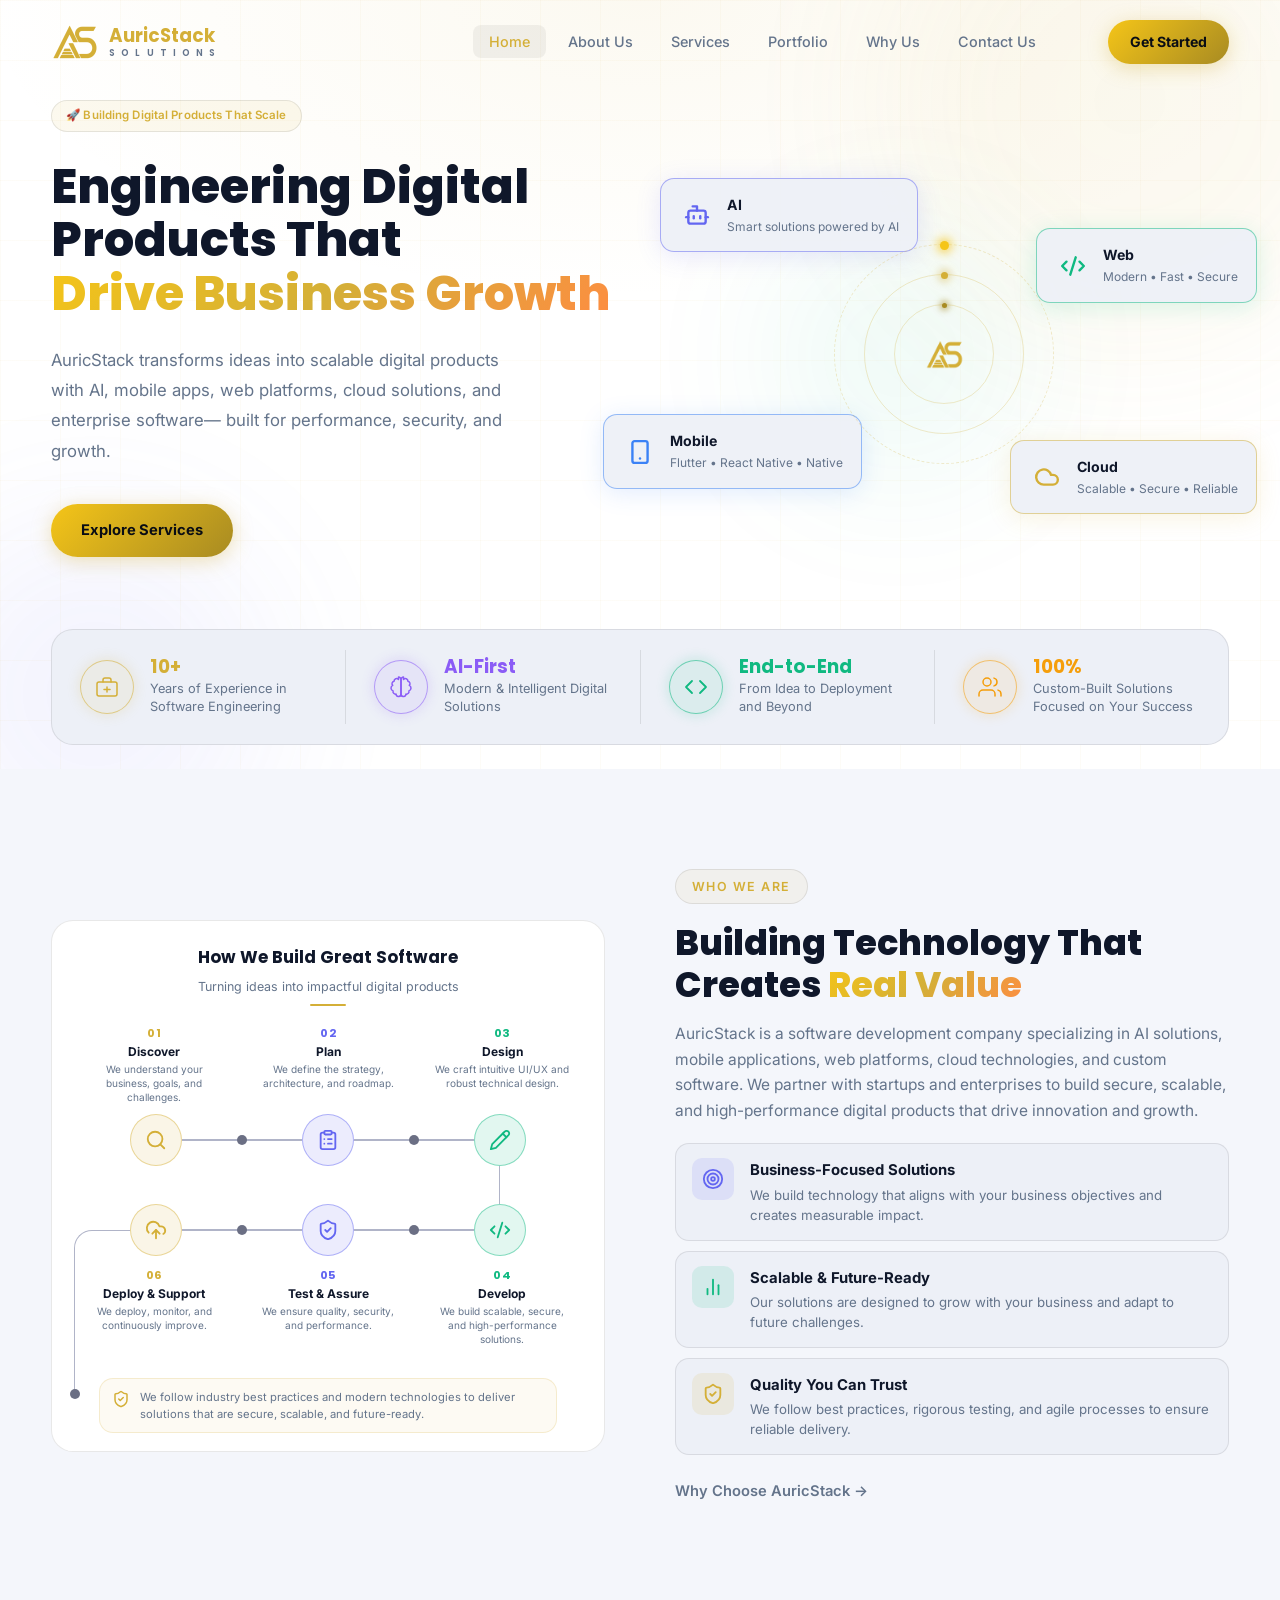
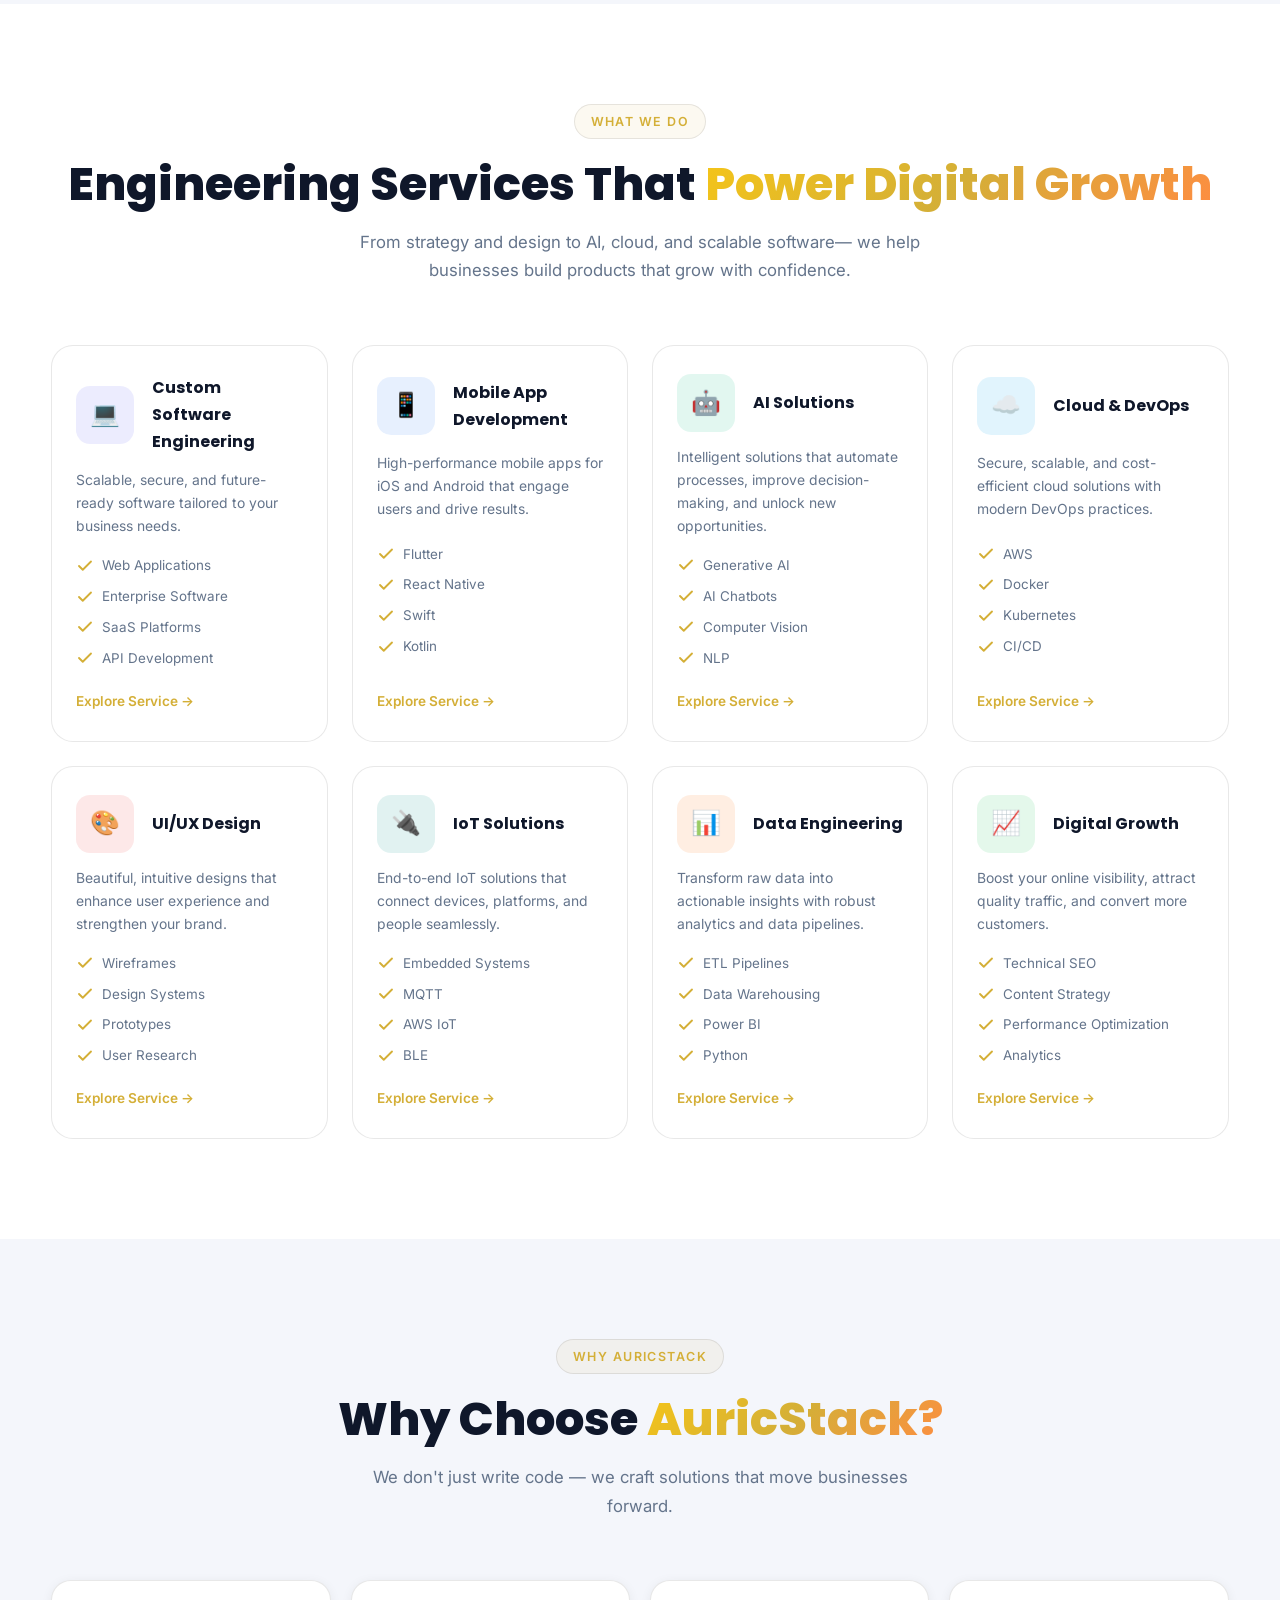
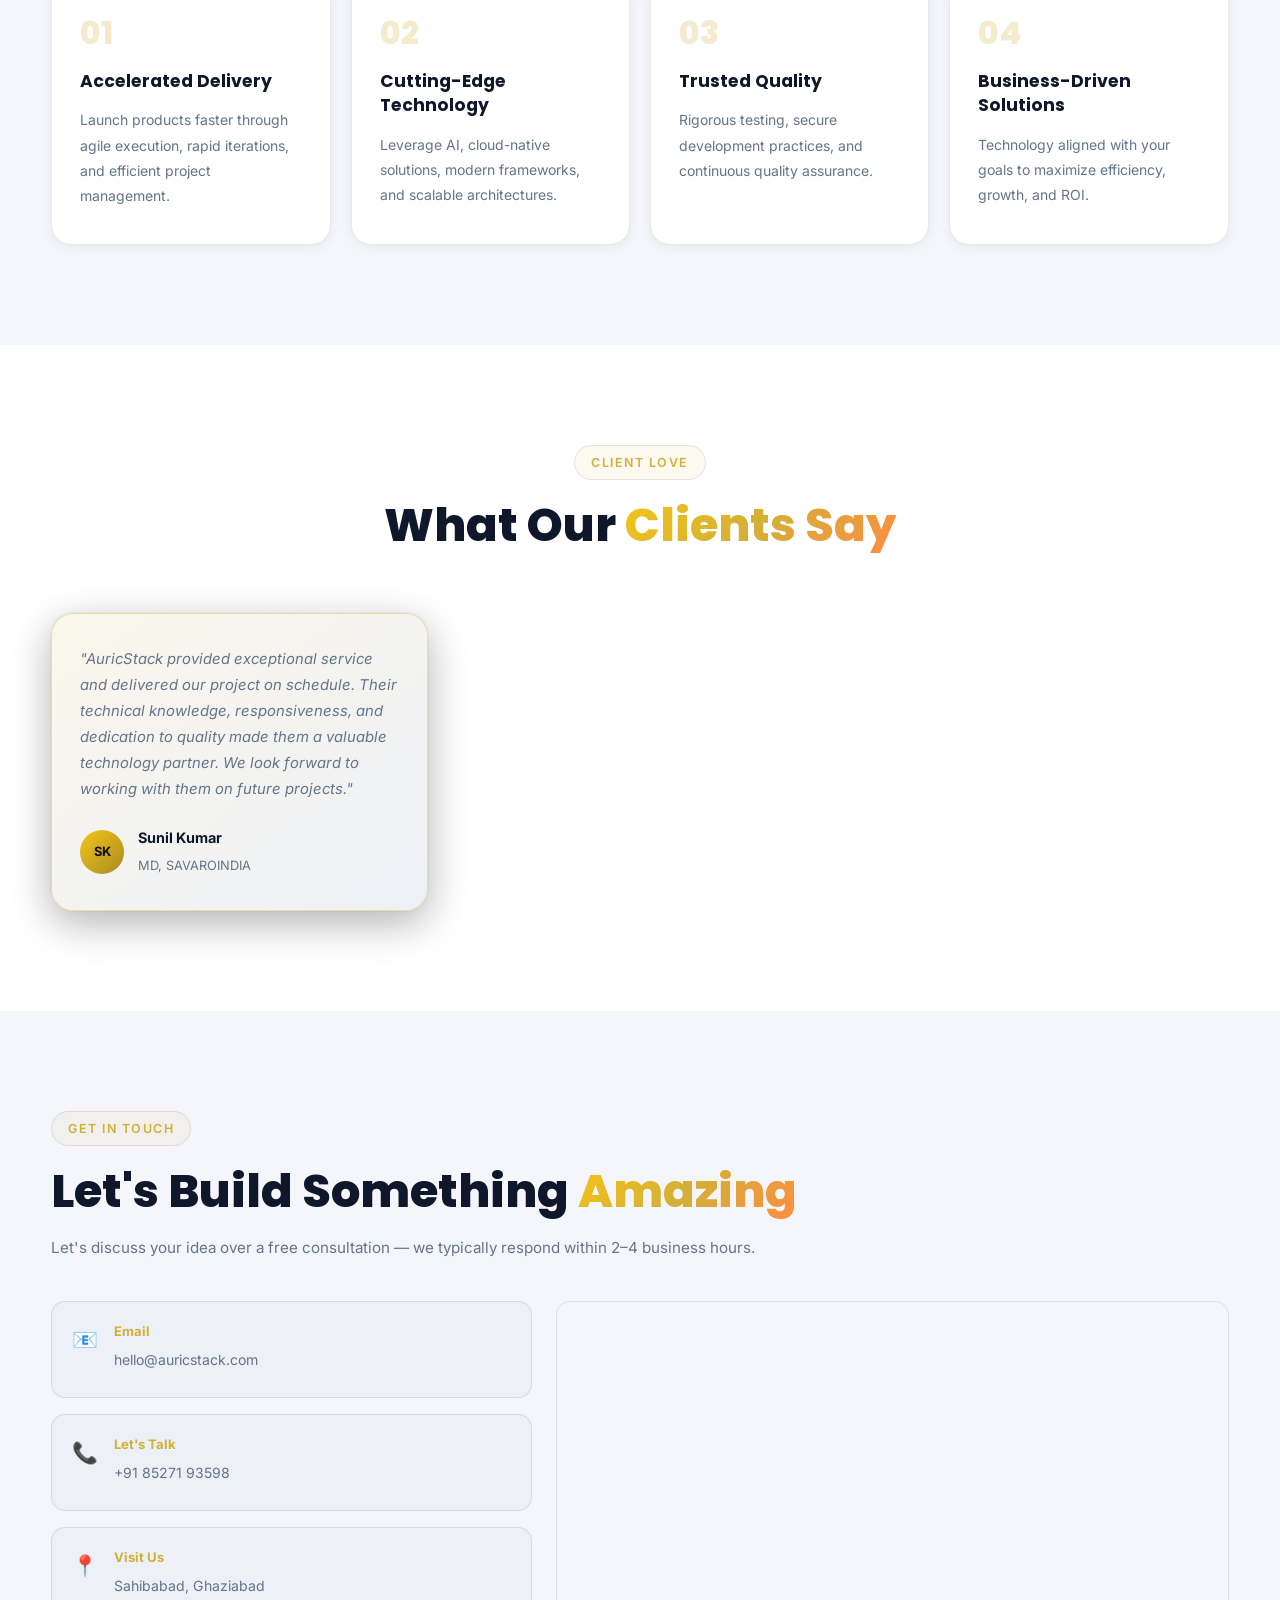
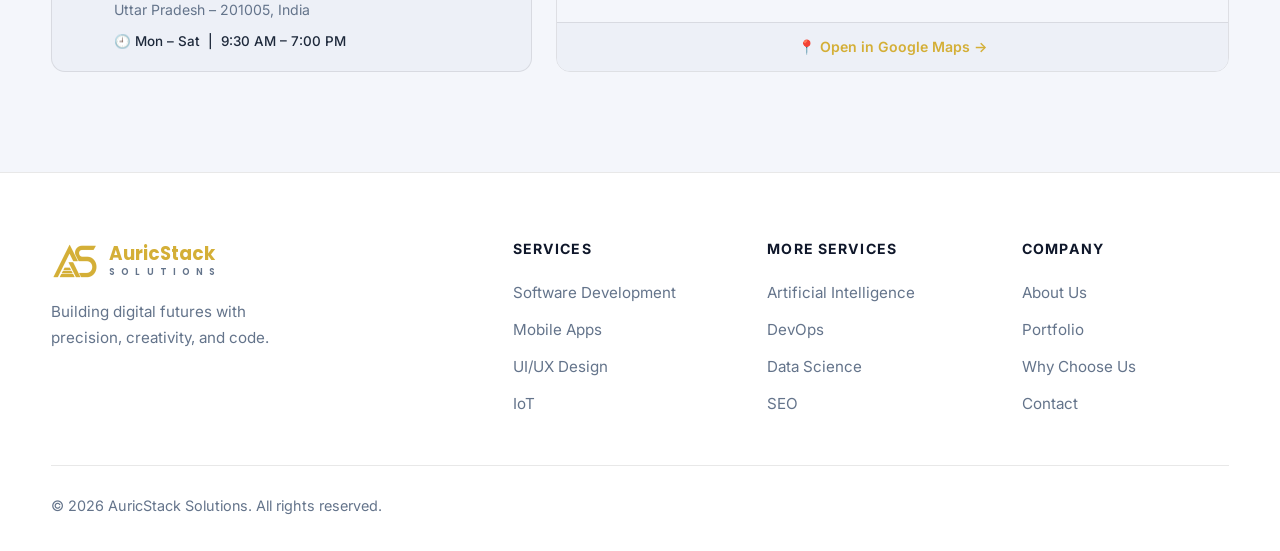
<file: index.html>
<!DOCTYPE html>
<html lang="en">
<head>
  <meta charset="UTF-8" />
  <meta name="viewport" content="width=device-width, initial-scale=1.0" />
  <title>AuricStack Solutions | Custom Software, AI & Cloud Services</title>
  <link href="https://fonts.googleapis.com/css2?family=Inter:wght@300;400;500;600;700;800&family=Poppins:wght@400;600;700;800&display=swap" rel="stylesheet" />
  <link rel="stylesheet" href="style.css" />
  <link rel="icon" type="image/x-icon" href="favicon/favicon.ico" />
  <link rel="icon" type="image/png" sizes="32x32" href="favicon/favicon-32x32.png" />
  <link rel="icon" type="image/png" sizes="16x16" href="favicon/favicon-16x16.png" />
  <link rel="apple-touch-icon" sizes="180x180" href="favicon/apple-touch-icon.png" />
  <link rel="manifest" href="favicon/site.webmanifest" />
</head>
<body>

  <!-- ── NAV ─────────────────────────────────────────────── -->
  <nav id="navbar">
    <div class="nav-container">
      <a href="#home" class="logo">
        <img src="favicon/android-chrome-192x192.png" alt="AuricStack" class="logo-img" />
        <div class="logo-text-wrap">
          <span class="logo-name"><span>AuricStack</span></span>
          <span class="logo-sub">S O L U T I O N S</span>
        </div>
      </a>
      <ul class="nav-links" id="navLinks">
        <li><a href="#home"    class="nav-link active">Home</a></li>
        <li><a href="#about"   class="nav-link">About Us</a></li>
        <li><a href="#services"class="nav-link">Services</a></li>
        <li><a href="portfolio.html" class="nav-link">Portfolio</a></li>
        <li><a href="#why-us" class="nav-link">Why Us</a></li>
        <li><a href="#contact" class="nav-link">Contact Us</a></li>
      </ul>
      <a href="#contact" class="btn-primary nav-cta">Get Started</a>
      <button class="hamburger" id="hamburger" aria-label="menu">
        <span></span><span></span><span></span>
      </button>
    </div>
  </nav>

  <!-- ── HERO ─────────────────────────────────────────────── -->
  <div class="hero-wrapper">
  <section id="home" class="hero">
    <div class="hero-bg">
      <div class="hero-orb orb1"></div>
      <div class="hero-orb orb2"></div>
      <div class="hero-orb orb3"></div>
      <div class="grid-overlay"></div>
    </div>
    <div class="hero-content">
      <div class="hero-badge">🚀 Building Digital Products That Scale</div>
      <h1 class="hero-title">
        Engineering Digital Products That <br><span class="gradient-text">Drive Business Growth</span><br/>
      </h1>
      <p class="hero-subtitle">
        AuricStack transforms ideas into scalable digital products with AI,
        mobile apps, web platforms, cloud solutions, and enterprise software—
        built for performance, security, and growth.
      </p>
      <div class="hero-actions">
        <a href="#services" class="btn-primary">Explore Services</a>
        <!-- <a href="#contact" class="btn-outline">View Our Work</a> -->
      </div>
    </div>
    <div class="hero-visual">
      <div class="hero-card card-float">
        <div class="hcard-icon"><svg viewBox="0 0 24 24" fill="none" stroke-width="2.2" stroke-linecap="round" stroke-linejoin="round"><path d="M12 8V4H8"/><rect width="16" height="12" x="4" y="8" rx="2"/><path d="M2 14h2"/><path d="M20 14h2"/><path d="M15 13v2"/><path d="M9 13v2"/></svg></div>
        <div><strong>AI</strong><p>Smart solutions powered by AI</p></div>
      </div>
      <div class="hero-card card-float delay1">
        <div class="hcard-icon"><svg viewBox="0 0 24 24" fill="none" stroke-width="2.2" stroke-linecap="round" stroke-linejoin="round"><rect width="14" height="20" x="5" y="2" rx="2"/><path d="M12 18h.01"/></svg></div>
        <div><strong>Mobile</strong><p>Flutter • React Native • Native</p></div>
      </div>
      <div class="hero-card card-float delay2">
        <div class="hcard-icon"><svg viewBox="0 0 24 24" fill="none" stroke-width="2.2" stroke-linecap="round" stroke-linejoin="round"><path d="m18 16 4-4-4-4"/><path d="m6 8-4 4 4 4"/><path d="m14.5 4-5 16"/></svg></div>
        <div><strong>Web</strong><p>Modern • Fast • Secure</p></div>
      </div>
      <div class="hero-card card-float delay3">
        <div class="hcard-icon"><svg viewBox="0 0 24 24" fill="none" stroke-width="2.2" stroke-linecap="round" stroke-linejoin="round"><path d="M17.5 19H9a7 7 0 1 1 6.71-9h1.79a4.5 4.5 0 1 1 0 9Z"/></svg></div>
        <div><strong>Cloud</strong><p>Scalable • Secure • Reliable</p></div>
      </div>
      <div class="hero-globe">
        <div class="globe-ring r1"></div>
        <div class="globe-ring r2"></div>
        <div class="globe-ring r3"></div>
        <div class="globe-core"><img src="favicon/android-chrome-192x192.png" alt="AuricStack" class="globe-logo"></div>
      </div>
      <div class="hero-cards-row">
        <div class="hero-card">
          <div class="hcard-icon"><svg viewBox="0 0 24 24" fill="none" stroke-width="2.2" stroke-linecap="round" stroke-linejoin="round"><path d="M12 8V4H8"/><rect width="16" height="12" x="4" y="8" rx="2"/><path d="M2 14h2"/><path d="M20 14h2"/><path d="M15 13v2"/><path d="M9 13v2"/></svg></div>
          <div><strong>AI Solutions</strong><p>Smart solutions powered by AI</p></div>
        </div>
        <div class="hero-card">
          <div class="hcard-icon"><svg viewBox="0 0 24 24" fill="none" stroke-width="2.2" stroke-linecap="round" stroke-linejoin="round"><rect width="14" height="20" x="5" y="2" rx="2"/><path d="M12 18h.01"/></svg></div>
          <div><strong>Mobile Apps</strong><p>Flutter • React Native • Native</p></div>
        </div>
        <div class="hero-card">
          <div class="hcard-icon"><svg viewBox="0 0 24 24" fill="none" stroke-width="2.2" stroke-linecap="round" stroke-linejoin="round"><path d="m18 16 4-4-4-4"/><path d="m6 8-4 4 4 4"/><path d="m14.5 4-5 16"/></svg></div>
          <div><strong>Web Dev</strong><p>Modern • Fast • Secure</p></div>
        </div>
        <div class="hero-card">
          <div class="hcard-icon"><svg viewBox="0 0 24 24" fill="none" stroke-width="2.2" stroke-linecap="round" stroke-linejoin="round"><path d="M17.5 19H9a7 7 0 1 1 6.71-9h1.79a4.5 4.5 0 1 1 0 9Z"/></svg></div>
          <div><strong>Cloud Solutions</strong><p>Scalable • Secure • Reliable</p></div>
        </div>
      </div>
    </div>

  </section>
  <!-- highlights pinned to bottom of hero -->
  <div class="hero-highlights">
    <div class="highlights-inner">

      <div class="hl-item">
        <div class="hl-icon" style="--hc:#D4AF37">
          <svg viewBox="0 0 24 24" fill="none" stroke="currentColor" stroke-width="1.5" stroke-linecap="round" stroke-linejoin="round">
            <rect x="2" y="7" width="20" height="14" rx="2"/>
            <path d="M16 7V5a2 2 0 0 0-2-2h-4a2 2 0 0 0-2 2v2"/>
            <line x1="12" y1="12" x2="12" y2="17"/>
            <line x1="9" y1="14.5" x2="15" y2="14.5"/>
          </svg>
        </div>
        <div class="hl-text">
          <strong>10+</strong>
          <span>Years of Experience in Software Engineering</span>
        </div>
      </div>

      <div class="hl-divider"></div>

      <div class="hl-item">
        <div class="hl-icon" style="--hc:#8b5cf6">
          <svg viewBox="0 0 24 24" fill="none" stroke="currentColor" stroke-width="1.5" stroke-linecap="round" stroke-linejoin="round">
            <path d="M9.5 2A2.5 2.5 0 0 1 12 4.5v15a2.5 2.5 0 0 1-4.96-.44 2.5 2.5 0 0 1-2.96-3.08 3 3 0 0 1-.34-5.58 2.5 2.5 0 0 1 1.32-4.24 2.5 2.5 0 0 1 4.44-1.66Z"/>
            <path d="M14.5 2A2.5 2.5 0 0 0 12 4.5v15a2.5 2.5 0 0 0 4.96-.44 2.5 2.5 0 0 0 2.96-3.08 3 3 0 0 0 .34-5.58 2.5 2.5 0 0 0-1.32-4.24 2.5 2.5 0 0 0-4.44-1.66Z"/>
          </svg>
        </div>
        <div class="hl-text">
          <strong>AI-First</strong>
          <span>Modern &amp; Intelligent Digital Solutions</span>
        </div>
      </div>

      <div class="hl-divider"></div>

      <div class="hl-item">
        <div class="hl-icon" style="--hc:#10b981">
          <svg viewBox="0 0 24 24" fill="none" stroke="currentColor" stroke-width="1.8" stroke-linecap="round" stroke-linejoin="round">
            <polyline points="16 18 22 12 16 6"/>
            <polyline points="8 6 2 12 8 18"/>
          </svg>
        </div>
        <div class="hl-text">
          <strong>End-to-End</strong>
          <span>From Idea to Deployment and Beyond</span>
        </div>
      </div>

      <div class="hl-divider"></div>

      <div class="hl-item">
        <div class="hl-icon" style="--hc:#f59e0b">
          <svg viewBox="0 0 24 24" fill="none" stroke="currentColor" stroke-width="1.5" stroke-linecap="round" stroke-linejoin="round">
            <path d="M17 21v-2a4 4 0 0 0-4-4H5a4 4 0 0 0-4 4v2"/>
            <circle cx="9" cy="7" r="4"/>
            <path d="M23 21v-2a4 4 0 0 0-3-3.87"/>
            <path d="M16 3.13a4 4 0 0 1 0 7.75"/>
          </svg>
        </div>
        <div class="hl-text">
          <strong>100%</strong>
          <span>Custom-Built Solutions Focused on Your Success</span>
        </div>
      </div>

    </div>
  </div>
  <div class="hero-actions-bottom">
    <a href="#services" class="btn-primary">Explore Services</a>
  </div>
  </div>

  <!-- ── ABOUT ─────────────────────────────────────────────── -->
  <section id="about" class="about section">
    <div class="container">
      <div class="about-grid">
        <div class="about-visual">
          <div class="pcard">

            <div class="pcard-hd">
              <h3>How We Build Great Software</h3>
              <p>Turning ideas into impactful digital products</p>
              <div class="pcard-hd-line"></div>
            </div>

            <!-- ── Row 1 ───────────────────────────────── -->
            <!-- Labels sit directly on top of their icons -->
            <div class="ps-labels">
              <div class="ps-lbl ps-gold">
                <span class="ps-num">01</span>
                <strong>Discover</strong>
                <p>We understand your business, goals, and challenges.</p>
              </div>
              <div class="ps-lbl ps-purple">
                <span class="ps-num">02</span>
                <strong>Plan</strong>
                <p>We define the strategy, architecture, and roadmap.</p>
              </div>
              <div class="ps-lbl ps-green">
                <span class="ps-num">03</span>
                <strong>Design</strong>
                <p>We craft intuitive UI/UX and robust technical design.</p>
              </div>
            </div>

            <!-- Icon row 1: rings + horizontal connectors -->
            <div class="ps-icons ps-icons-r1">
              <div class="ps-ring ps-gold">
                <svg width="22" height="22" viewBox="0 0 24 24" fill="none" stroke="currentColor" stroke-width="2" stroke-linecap="round" stroke-linejoin="round">
                  <circle cx="11" cy="11" r="8"/><path d="m21 21-4.3-4.3"/>
                </svg>
              </div>
              <div class="ps-conn"><span></span></div>
              <div class="ps-ring ps-purple">
                <svg width="22" height="22" viewBox="0 0 24 24" fill="none" stroke="currentColor" stroke-width="2" stroke-linecap="round" stroke-linejoin="round">
                  <rect width="8" height="4" x="8" y="2" rx="1" ry="1"/><path d="M16 4h2a2 2 0 0 1 2 2v14a2 2 0 0 1-2 2H6a2 2 0 0 1-2-2V6a2 2 0 0 1 2-2h2"/><path d="M12 11h4"/><path d="M12 16h4"/><path d="M8 11h.01"/><path d="M8 16h.01"/>
                </svg>
              </div>
              <div class="ps-conn"><span></span></div>
              <div class="ps-ring ps-green">
                <svg width="22" height="22" viewBox="0 0 24 24" fill="none" stroke="currentColor" stroke-width="2" stroke-linecap="round" stroke-linejoin="round">
                  <path d="M17 3a2.85 2.83 0 1 1 4 4L7.5 20.5 2 22l1.5-5.5Z"/><path d="m15 5 4 4"/>
                </svg>
              </div>
            </div>

            <!-- U-turn: right-side arc connecting row 1 col-3 to row 2 col-3.
                 margin-top:-26px overlaps into row-1 so top border = row-1 icon center.
                 height:80px means bottom border = row-1 center + 80 = row-2 icon center
                 (row-2 icons also have margin-top:-26px, so row-2 center = row-2 start + 26
                  = [U-turn layout end - 26] + 26 = U-turn layout end = row-1 bottom + 80 = 26+80=106 ✓) -->
            <!-- Right arc: connects 03 Design (row-1) ↔ 04 Develop (row-2) -->
            <div class="ps-uturn-wrap"><div class="ps-uturn"></div></div>

            <!-- Icon row 2: DOM order 06, 05, 04 so rightmost = 04 (pairs with 03 above).
                 margin-top:-26px pulls row up so icon centers align with U-turn bottom border. -->
            <div class="ps-icons ps-icons-r2">
              <div class="ps-ring ps-gold">
                <svg width="22" height="22" viewBox="0 0 24 24" fill="none" stroke="currentColor" stroke-width="2" stroke-linecap="round" stroke-linejoin="round">
                  <path d="M4 14.899A7 7 0 1 1 15.71 8h1.79a4.5 4.5 0 0 1 2.5 8.242"/><path d="M12 12v9"/><path d="m16 16-4-4-4 4"/>
                </svg>
              </div>
              <div class="ps-conn"><span></span></div>
              <div class="ps-ring ps-purple">
                <svg width="22" height="22" viewBox="0 0 24 24" fill="none" stroke="currentColor" stroke-width="2" stroke-linecap="round" stroke-linejoin="round">
                  <path d="M20 13c0 5-3.5 7.5-7.66 8.95a1 1 0 0 1-.67-.01C7.5 20.5 4 18 4 13V6a1 1 0 0 1 1-1c2 0 4.5-1.2 6.24-2.72a1.17 1.17 0 0 1 1.52 0C14.51 3.81 17 5 19 5a1 1 0 0 1 1 1z"/><path d="m9 12 2 2 4-4"/>
                </svg>
              </div>
              <div class="ps-conn"><span></span></div>
              <div class="ps-ring ps-green">
                <svg width="22" height="22" viewBox="0 0 24 24" fill="none" stroke="currentColor" stroke-width="2" stroke-linecap="round" stroke-linejoin="round">
                  <path d="m18 16 4-4-4-4"/><path d="m6 8-4 4 4 4"/><path d="m14.5 4-5 16"/>
                </svg>
              </div>
            </div>

            <!-- ── Row 2 labels ───────────────────────── -->
            <div class="ps-labels ps-labels-b">
              <div class="ps-lbl ps-gold">
                <span class="ps-num">06</span>
                <strong>Deploy &amp; Support</strong>
                <p>We deploy, monitor, and continuously improve.</p>
              </div>
              <div class="ps-lbl ps-purple">
                <span class="ps-num">05</span>
                <strong>Test &amp; Assure</strong>
                <p>We ensure quality, security, and performance.</p>
              </div>
              <div class="ps-lbl ps-green">
                <span class="ps-num">04</span>
                <strong>Develop</strong>
                <p>We build scalable, secure, and high-performance solutions.</p>
              </div>
            </div>

            <div class="pcard-ft">
              <svg width="18" height="18" viewBox="0 0 24 24" fill="none" stroke="var(--gold)" stroke-width="2" stroke-linecap="round" stroke-linejoin="round" class="pcard-ft-icon">
                <path d="M20 13c0 5-3.5 7.5-7.66 8.95a1 1 0 0 1-.67-.01C7.5 20.5 4 18 4 13V6a1 1 0 0 1 1-1c2 0 4.5-1.2 6.24-2.72a1.17 1.17 0 0 1 1.52 0C14.51 3.81 17 5 19 5a1 1 0 0 1 1 1z"/>
                <path d="m9 12 2 2 4-4"/>
              </svg>
              <p>We follow industry best practices and modern technologies to deliver solutions that are secure, scalable, and future-ready.</p>
            </div>

          </div>
        </div>
        <div class="about-cta about-cta-mobile">
          <a href="#why-us" class="btn-text-link">Why Choose AuricStack →</a>
        </div>
        <div class="about-content">
          <div class="section-tag">Who We Are</div>
          <h2 class="section-title">Building Technology That Creates <span class="gradient-text">Real Value</span></h2>
          <p class="about-desc">
            AuricStack is a software development company specializing in AI solutions, mobile applications, web platforms, cloud technologies, and custom software. We partner with startups and enterprises to build secure, scalable, and high-performance digital products that drive innovation and growth.
          </p>
          <div class="about-values">
            <div class="value-item">
              <div class="value-icon-box value-icon-purple">
                <svg width="22" height="22" viewBox="0 0 24 24" fill="none" stroke="currentColor" stroke-width="2" stroke-linecap="round" stroke-linejoin="round">
                  <circle cx="12" cy="12" r="10"/><circle cx="12" cy="12" r="6"/><circle cx="12" cy="12" r="2"/>
                </svg>
              </div>
              <div>
                <strong>Business-Focused Solutions</strong>
                <p>We build technology that aligns with your business objectives and creates measurable impact.</p>
              </div>
            </div>
            <div class="value-item">
              <div class="value-icon-box value-icon-green">
                <svg width="22" height="22" viewBox="0 0 24 24" fill="none" stroke="currentColor" stroke-width="2" stroke-linecap="round" stroke-linejoin="round">
                  <line x1="18" y1="20" x2="18" y2="10"/><line x1="12" y1="20" x2="12" y2="4"/><line x1="6" y1="20" x2="6" y2="14"/>
                </svg>
              </div>
              <div>
                <strong>Scalable &amp; Future-Ready</strong>
                <p>Our solutions are designed to grow with your business and adapt to future challenges.</p>
              </div>
            </div>
            <div class="value-item">
              <div class="value-icon-box value-icon-gold">
                <svg width="22" height="22" viewBox="0 0 24 24" fill="none" stroke="currentColor" stroke-width="2" stroke-linecap="round" stroke-linejoin="round">
                  <path d="M20 13c0 5-3.5 7.5-7.66 8.95a1 1 0 0 1-.67-.01C7.5 20.5 4 18 4 13V6a1 1 0 0 1 1-1c2 0 4.5-1.2 6.24-2.72a1.17 1.17 0 0 1 1.52 0C14.51 3.81 17 5 19 5a1 1 0 0 1 1 1z"/><path d="m9 12 2 2 4-4"/>
                </svg>
              </div>
              <div>
                <strong>Quality You Can Trust</strong>
                <p>We follow best practices, rigorous testing, and agile processes to ensure reliable delivery.</p>
              </div>
            </div>
          </div>
          <div class="about-cta">
            <a href="#why-us" class="btn-text-link">Why Choose AuricStack →</a>
          </div>
        </div>
      </div>
    </div>
  </section>

  <!-- ── SERVICES ─────────────────────────────────────────── -->
  <section id="services" class="services section">
    <div class="container">
      <div class="section-header">
        <div class="section-tag">What We Do</div>
        <h2 class="section-title">Engineering Services That <span class="gradient-text">Power Digital Growth</span></h2>
        <p class="section-sub">From strategy and design to AI, cloud, and scalable software— we help businesses build products that grow with confidence.</p>
      </div>
      <div class="services-grid">

        <div class="service-card" data-index="1">
          <div class="service-icon-wrap"><span class="service-icon">💻</span></div>
          <h3>Custom Software Engineering</h3>
          <p>Scalable, secure, and future-ready software tailored to your business needs.</p>
          <ul class="service-tags"><li>Web Applications</li><li>Enterprise Software</li><li>SaaS Platforms</li><li>API Development</li></ul>
          <a href="#contact" class="service-link">Explore Service →</a>
        </div>

        <div class="service-card" data-index="2">
          <div class="service-icon-wrap"><span class="service-icon">📱</span></div>
          <h3>Mobile App Development</h3>
          <p>High-performance mobile apps for iOS and Android that engage users and drive results.</p>
          <ul class="service-tags"><li>Flutter</li><li>React Native</li><li>Swift</li><li>Kotlin</li></ul>
          <a href="#contact" class="service-link">Explore Service →</a>
        </div>

        <div class="service-card" data-index="3">
          <div class="service-icon-wrap"><span class="service-icon">🤖</span></div>
          <h3>AI Solutions</h3>
          <p>Intelligent solutions that automate processes, improve decision-making, and unlock new opportunities.</p>
          <ul class="service-tags"><li>Generative AI</li><li>AI Chatbots</li><li>Computer Vision</li><li>NLP</li></ul>
          <a href="#contact" class="service-link">Explore Service →</a>
        </div>

        <div class="service-card" data-index="4">
          <div class="service-icon-wrap"><span class="service-icon">☁️</span></div>
          <h3>Cloud &amp; DevOps</h3>
          <p>Secure, scalable, and cost-efficient cloud solutions with modern DevOps practices.</p>
          <ul class="service-tags"><li>AWS</li><li>Docker</li><li>Kubernetes</li><li>CI/CD</li></ul>
          <a href="#contact" class="service-link">Explore Service →</a>
        </div>

        <div class="service-card" data-index="5">
          <div class="service-icon-wrap"><span class="service-icon">🎨</span></div>
          <h3>UI/UX Design</h3>
          <p>Beautiful, intuitive designs that enhance user experience and strengthen your brand.</p>
          <ul class="service-tags"><li>Wireframes</li><li>Design Systems</li><li>Prototypes</li><li>User Research</li></ul>
          <a href="#contact" class="service-link">Explore Service →</a>
        </div>

        <div class="service-card" data-index="6">
          <div class="service-icon-wrap"><span class="service-icon">🔌</span></div>
          <h3>IoT Solutions</h3>
          <p>End-to-end IoT solutions that connect devices, platforms, and people seamlessly.</p>
          <ul class="service-tags"><li>Embedded Systems</li><li>MQTT</li><li>AWS IoT</li><li>BLE</li></ul>
          <a href="#contact" class="service-link">Explore Service →</a>
        </div>

        <div class="service-card" data-index="7">
          <div class="service-icon-wrap"><span class="service-icon">📊</span></div>
          <h3>Data Engineering</h3>
          <p>Transform raw data into actionable insights with robust analytics and data pipelines.</p>
          <ul class="service-tags"><li>ETL Pipelines</li><li>Data Warehousing</li><li>Power BI</li><li>Python</li></ul>
          <a href="#contact" class="service-link">Explore Service →</a>
        </div>

        <div class="service-card" data-index="8">
          <div class="service-icon-wrap"><span class="service-icon">📈</span></div>
          <h3>Digital Growth</h3>
          <p>Boost your online visibility, attract quality traffic, and convert more customers.</p>
          <ul class="service-tags"><li>Technical SEO</li><li>Content Strategy</li><li>Performance Optimization</li><li>Analytics</li></ul>
          <a href="#contact" class="service-link">Explore Service →</a>
        </div>

      </div>
    </div>
  </section>

  <!-- ── WHY CHOOSE US ─────────────────────────────────────── -->
  <section id="why-us" class="why-us section">
    <div class="container">
      <div class="section-header">
        <div class="section-tag">Why AuricStack</div>
        <h2 class="section-title">Why Choose <span class="gradient-text">AuricStack?</span></h2>
        <p class="section-sub">We don't just write code — we craft solutions that move businesses forward.</p>
      </div>
      <div class="why-grid">

        <div class="why-card">
          <div class="why-card-num">01</div>
          <h3>Accelerated Delivery</h3>
          <p>Launch products faster through agile execution, rapid iterations, and efficient project management.</p>
        </div>

        <div class="why-card">
          <div class="why-card-num">02</div>
          <h3>Cutting-Edge Technology</h3>
          <p>Leverage AI, cloud-native solutions, modern frameworks, and scalable architectures.</p>
        </div>

        <div class="why-card">
          <div class="why-card-num">03</div>
          <h3>Trusted Quality</h3>
          <p>Rigorous testing, secure development practices, and continuous quality assurance.</p>
        </div>

        <div class="why-card">
          <div class="why-card-num">04</div>
          <h3>Business-Driven Solutions</h3>
          <p>Technology aligned with your goals to maximize efficiency, growth, and ROI.</p>
        </div>

      </div>
    </div>
  </section>

  <!-- ── TESTIMONIALS ──────────────────────────────────────── -->
  <section class="testimonials section">
    <div class="container">
      <div class="section-header">
        <div class="section-tag">Client Love</div>
        <h2 class="section-title">What Our <span class="gradient-text">Clients Say</span></h2>
      </div>
      <div class="testi-grid">
        <div class="testi-card featured">
          <p>"AuricStack provided exceptional service and delivered our project on schedule. Their technical knowledge, responsiveness, and dedication to quality made them a valuable technology partner. We look forward to working with them on future projects."</p>
          <div class="testi-author">
            <div class="testi-avatar">SK</div>
            <div><strong>Sunil Kumar</strong><span>MD, SAVAROINDIA</span></div>
          </div>
        </div>
      </div>
    </div>
  </section>

  <!-- ── CONTACT ────────────────────────────────────────────── -->
  <section id="contact" class="contact section">
    <div class="container">
      <div class="section-tag">Get In Touch</div>
      <h2 class="section-title">Let's Build Something <span class="gradient-text">Amazing</span></h2>
      <p class="contact-reassurance">Let's discuss your idea over a free consultation — we typically respond within 2–4 business hours.</p>
      <div class="contact-layout">
        <div class="contact-left">
          <a href="mailto:hello@auricstack.com" class="contact-item">
            <div class="contact-icon">📧</div>
            <div><strong>Email</strong><span>hello@auricstack.com</span></div>
          </a>
          <a href="tel:+918527193598" class="contact-item">
            <div class="contact-icon">📞</div>
            <div><strong>Let's Talk</strong><span>+91 85271 93598</span></div>
          </a>
          <div class="contact-item contact-address">
            <div class="contact-icon">📍</div>
            <div>
              <strong>Visit Us</strong>
              <span>Sahibabad, Ghaziabad</span>
              <span>Uttar Pradesh – 201005, India</span>
              <span class="contact-hours">🕘 Mon – Sat &nbsp;|&nbsp; 9:30 AM – 7:00 PM</span>
            </div>
          </div>
        </div>
        <div class="contact-map">
          <iframe
            src="https://maps.google.com/maps?q=28.6794083,77.3467739&output=embed&z=17"
            width="100%" height="100%" style="border:0;min-height:320px;" allowfullscreen="" loading="lazy"
            referrerpolicy="no-referrer-when-downgrade" title="AuricStack Office Location">
          </iframe>
          <a href="https://www.google.com/maps?q=28.679484,77.3469562" target="_blank" rel="noopener" class="open-maps-btn">
            📍 Open in Google Maps →
          </a>
        </div>
      </div>
      <!-- <div class="social-links" style="margin-top:32px;">
        <a href="#" class="social-btn" aria-label="LinkedIn">in</a>
        <a href="#" class="social-btn" aria-label="Twitter">𝕏</a>
        <a href="#" class="social-btn" aria-label="GitHub">⌥</a>
        <a href="#" class="social-btn" aria-label="Dribbble">🏀</a>
      </div> -->
    </div>
  </section>

  <!-- ── FOOTER ─────────────────────────────────────────────── -->
  <footer class="footer">
    <div class="container">
      <div class="footer-grid">
        <div class="footer-brand">
          <a href="#home" class="logo">
            <img src="favicon/android-chrome-192x192.png" alt="AuricStack" class="logo-img" />
        <div class="logo-text-wrap">
          <span class="logo-name"><span>AuricStack</span></span>
          <span class="logo-sub">S O L U T I O N S</span>
        </div>
          </a>
          <p>Building digital futures with precision, creativity, and code.</p>
        </div>
        <div class="footer-col">
          <h4>Services</h4>
          <ul>
            <li><a href="#services">Software Development</a></li>
            <li><a href="#services">Mobile Apps</a></li>
            <li><a href="#services">UI/UX Design</a></li>
            <li><a href="#services">IoT</a></li>
          </ul>
        </div>
        <div class="footer-col">
          <h4>More Services</h4>
          <ul>
            <li><a href="#services">Artificial Intelligence</a></li>
            <li><a href="#services">DevOps</a></li>
            <li><a href="#services">Data Science</a></li>
            <li><a href="#services">SEO</a></li>
          </ul>
        </div>
        <div class="footer-col">
          <h4>Company</h4>
          <ul>
            <li><a href="#about">About Us</a></li>
            <li><a href="portfolio.html">Portfolio</a></li>
            <li><a href="#why-us">Why Choose Us</a></li>
            <li><a href="#contact">Contact</a></li>
            <!-- <li><a href="#">Careers</a></li> -->
          </ul>
        </div>
      </div>
      <div class="footer-bottom">
        <p>© 2026 AuricStack Solutions. All rights reserved.</p>
        <!-- <div class="footer-legal">
          <a href="#">Privacy Policy</a>
          <a href="#">Terms of Service</a>
        </div> -->
      </div>
    </div>
  </footer>

  <script src="script.js"></script>
</body>
</html>
</file>
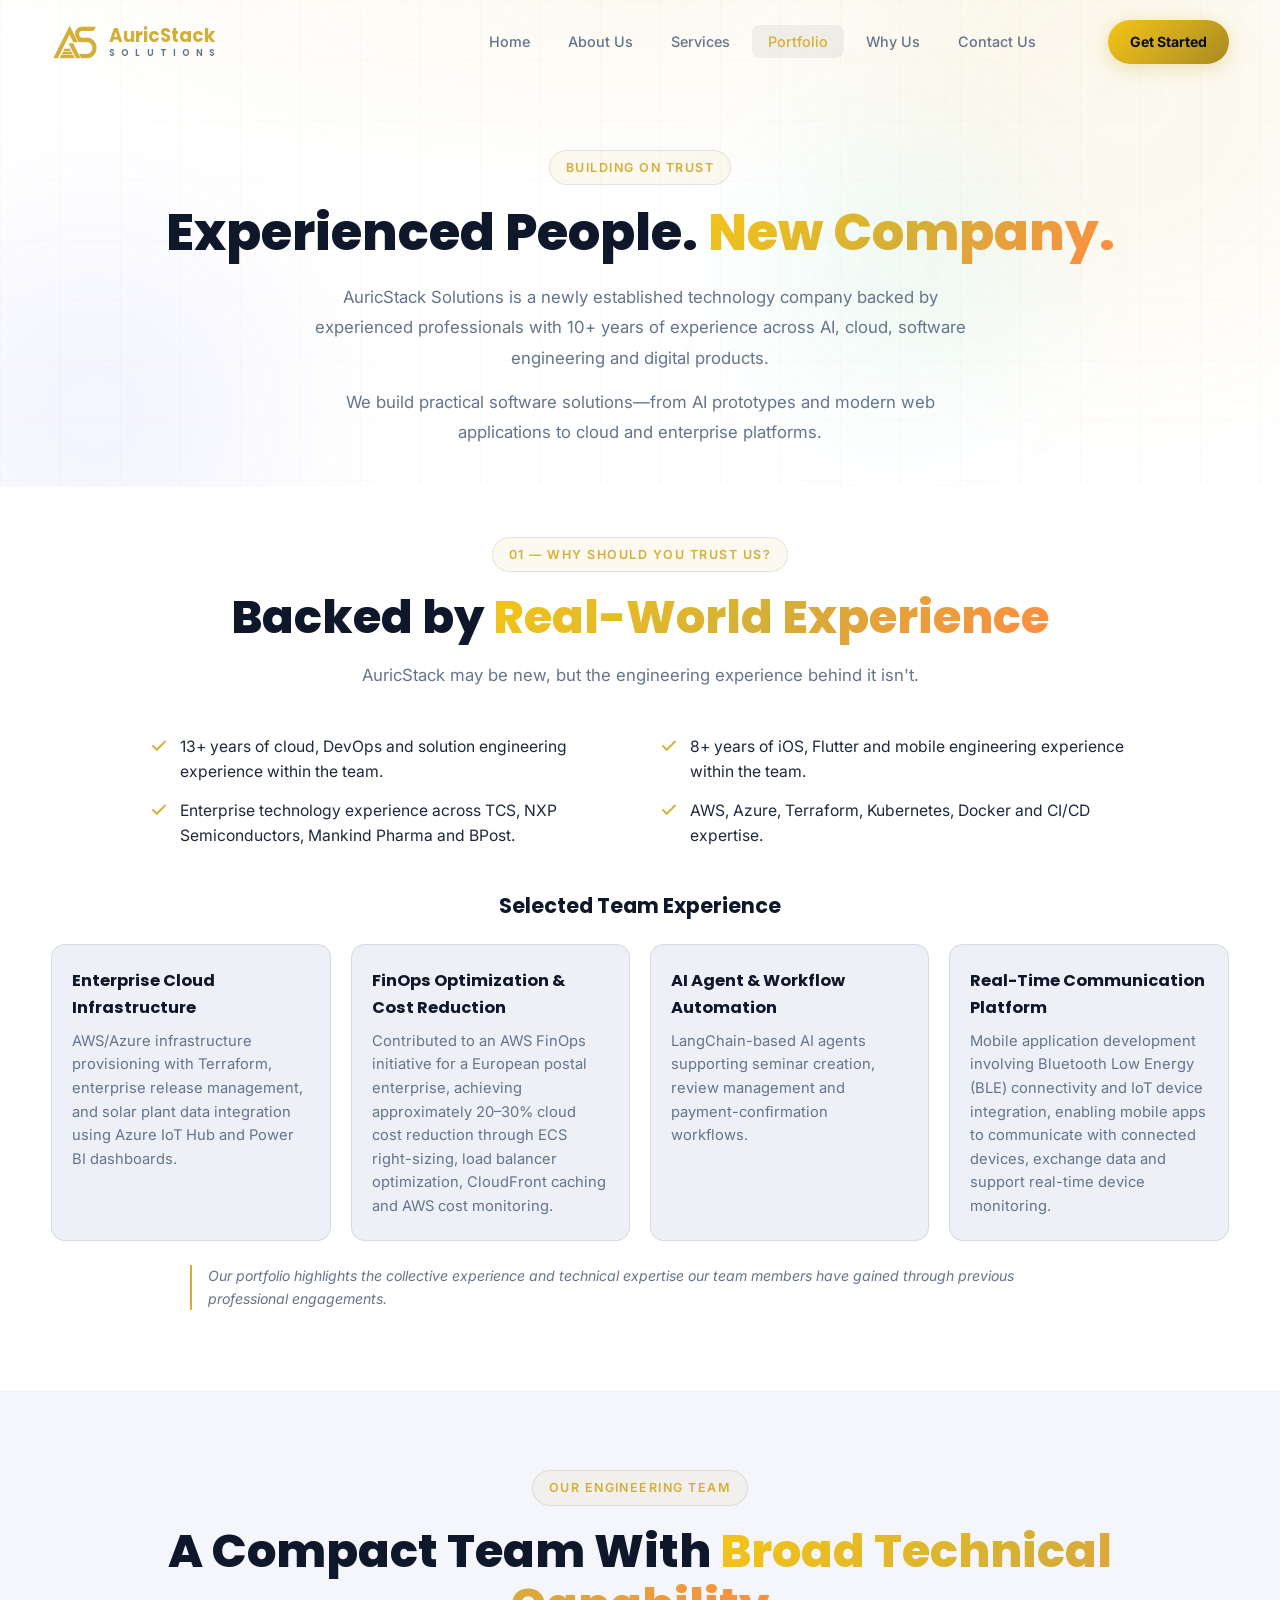
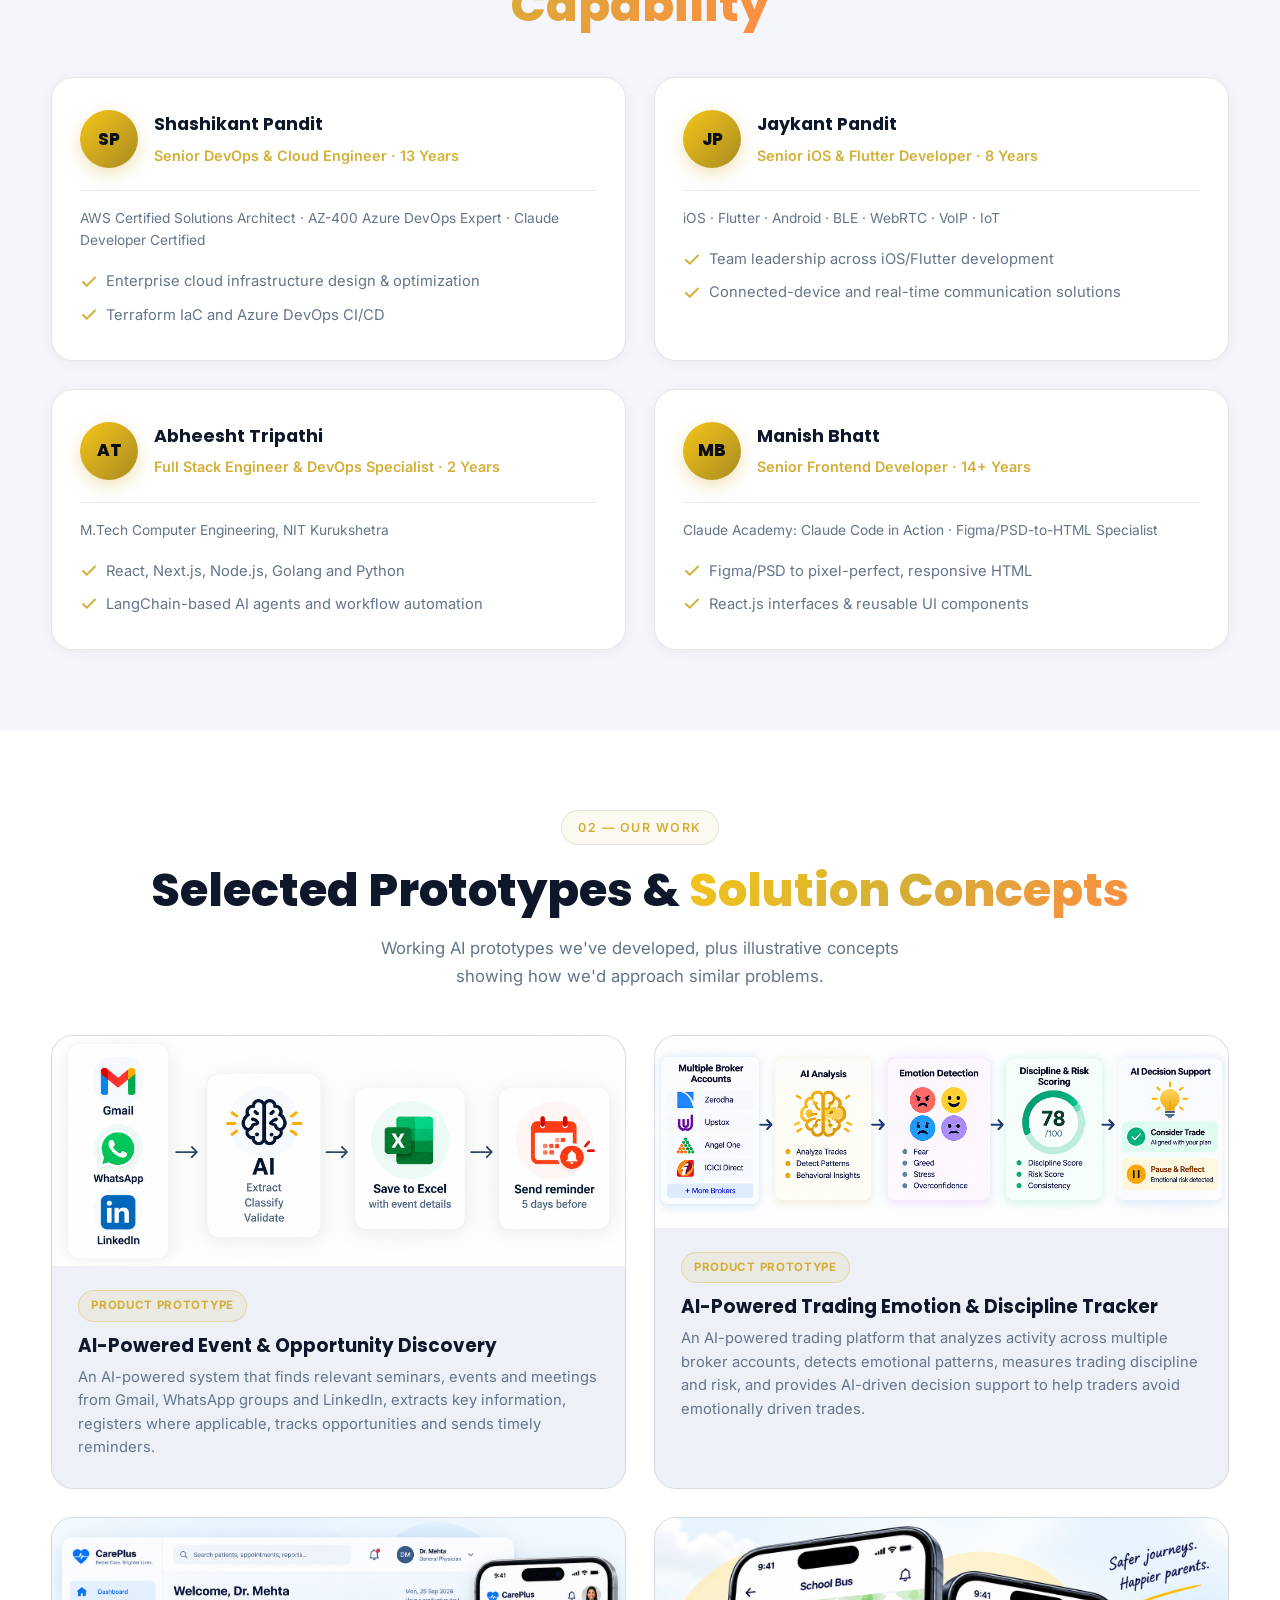
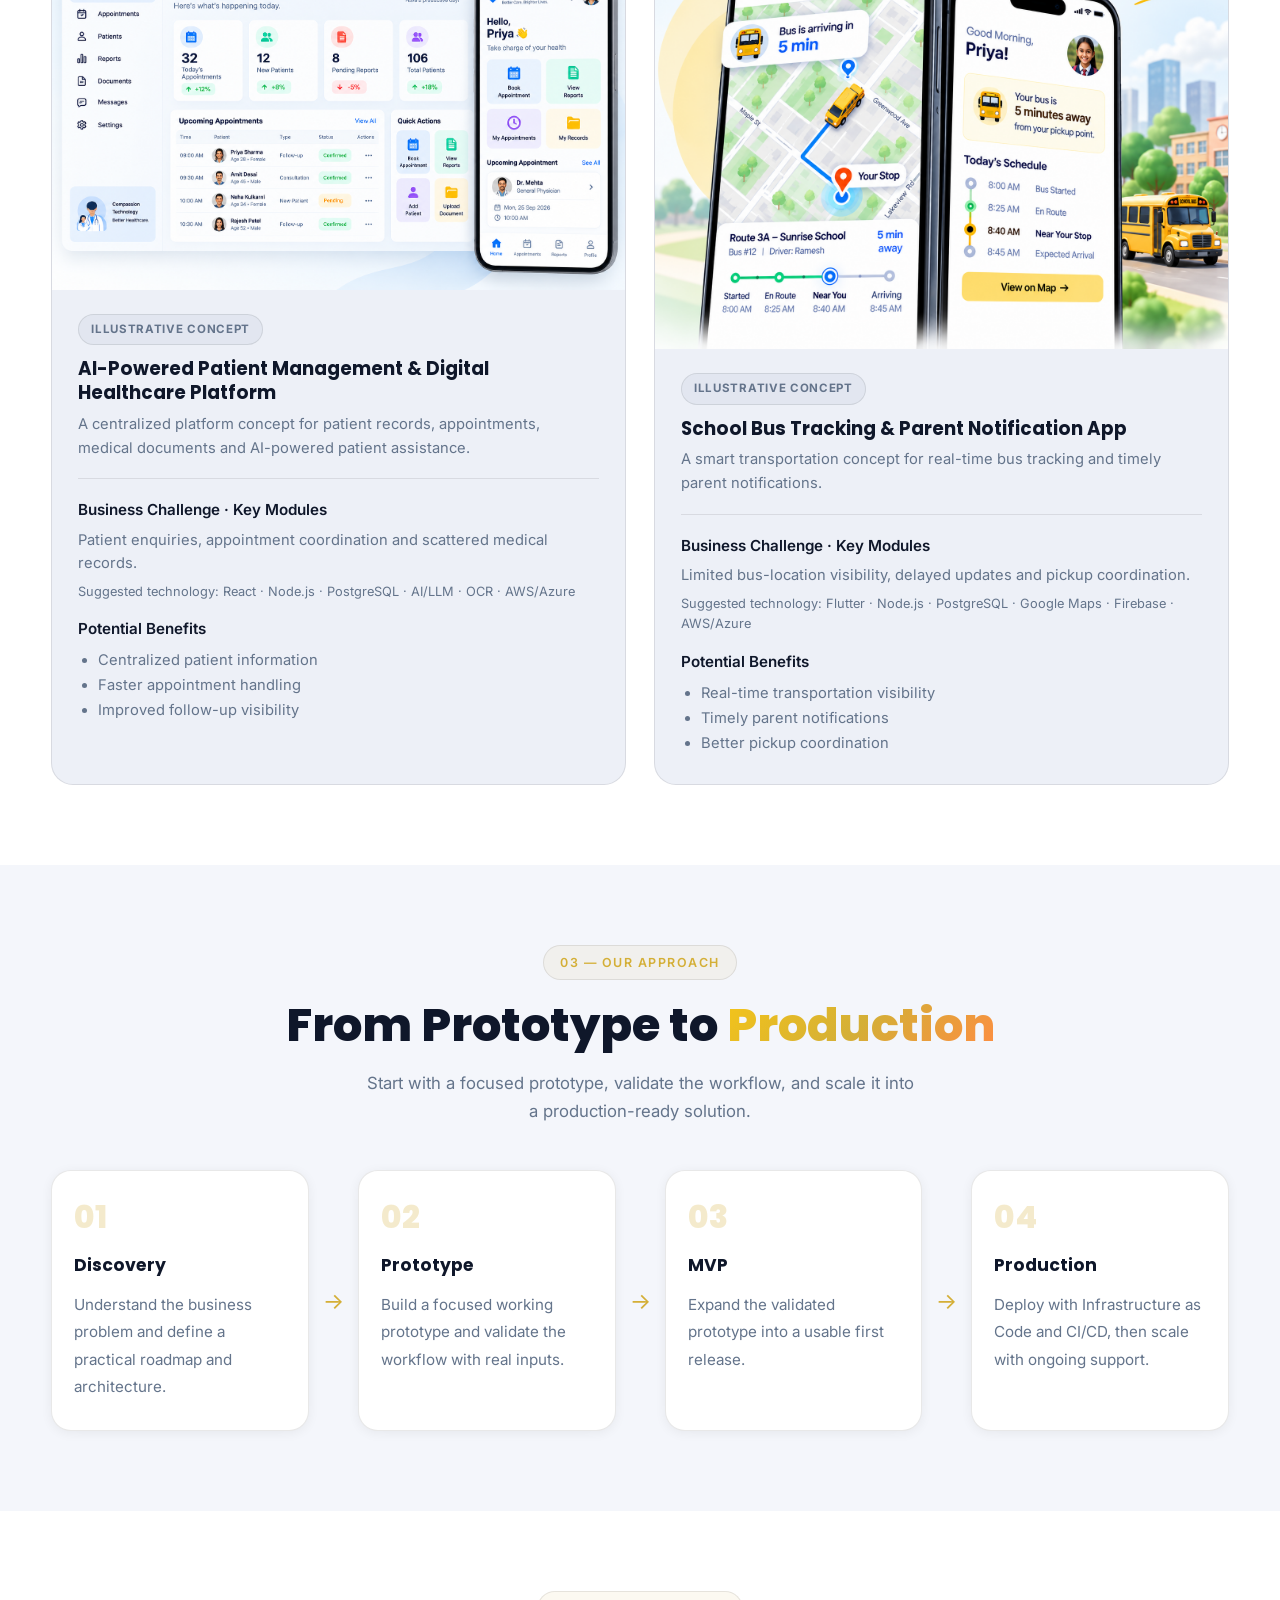
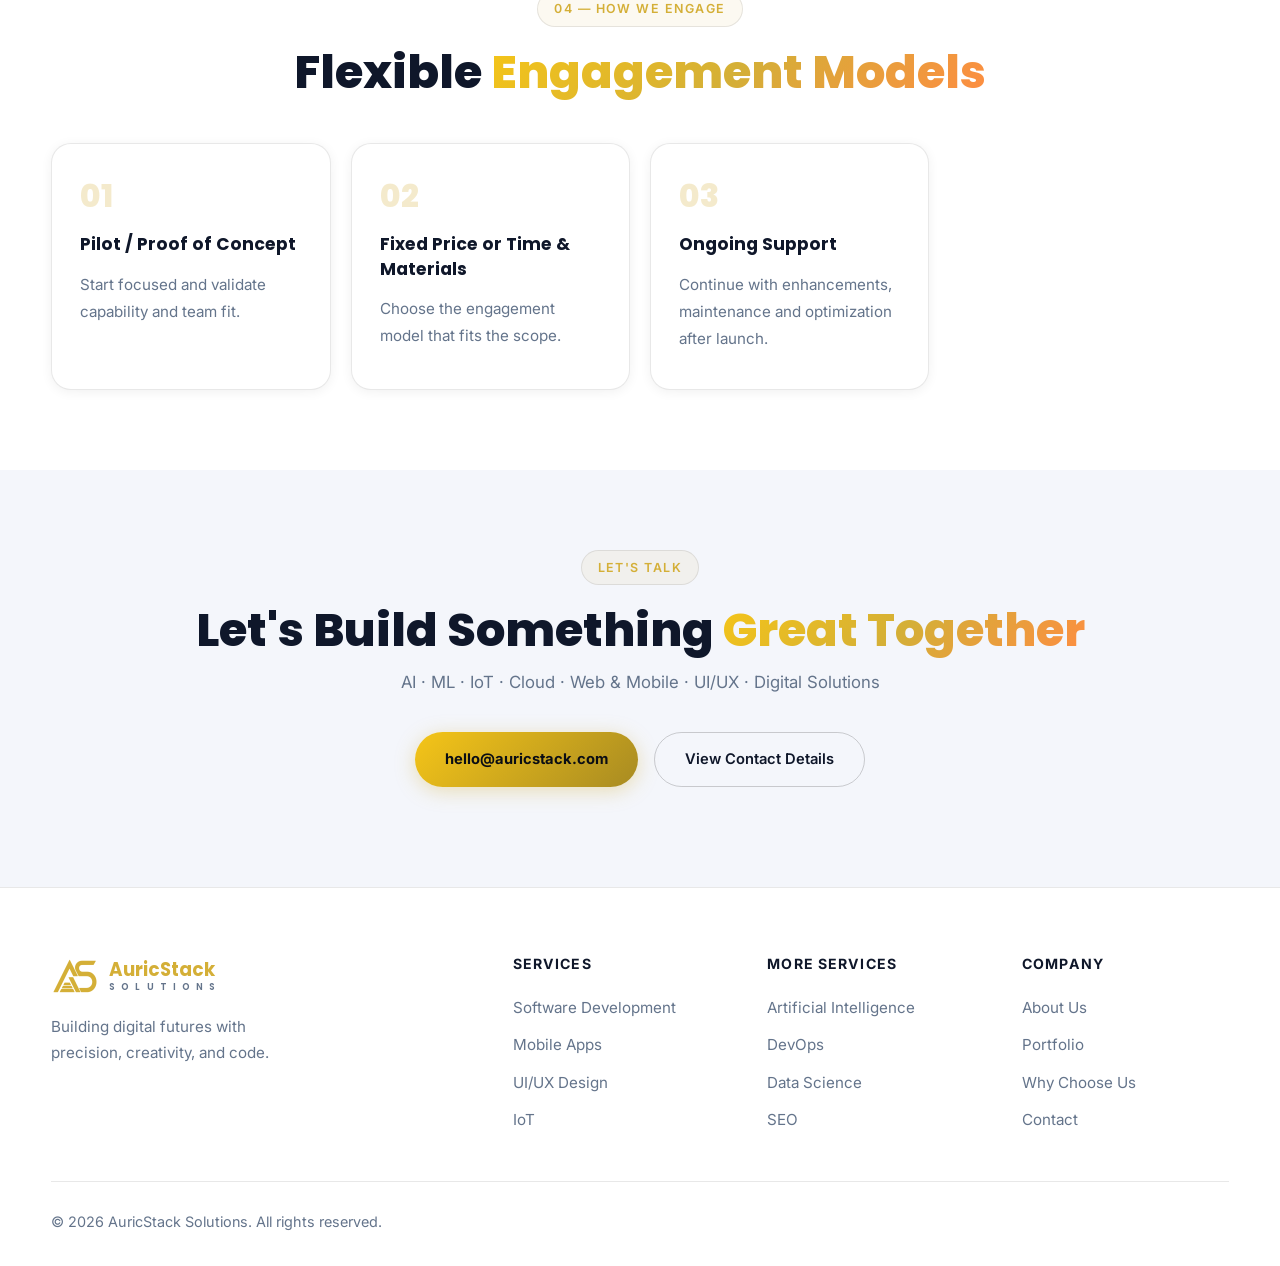
<file: portfolio.html>
<!DOCTYPE html>
<html lang="en">
<head>
  <meta charset="UTF-8" />
  <meta name="viewport" content="width=device-width, initial-scale=1.0" />
  <title>Portfolio | AuricStack Solutions</title>
  <meta name="description" content="AuricStack Solutions portfolio — engineering team, product prototypes and illustrative concepts across AI, cloud, web, mobile and IoT." />
  <link href="https://fonts.googleapis.com/css2?family=Inter:wght@300;400;500;600;700;800&family=Poppins:wght@400;600;700;800&display=swap" rel="stylesheet" />
  <link rel="stylesheet" href="style.css" />
  <link rel="icon" type="image/x-icon" href="favicon/favicon.ico" />
  <link rel="icon" type="image/png" sizes="32x32" href="favicon/favicon-32x32.png" />
  <link rel="icon" type="image/png" sizes="16x16" href="favicon/favicon-16x16.png" />
  <link rel="apple-touch-icon" sizes="180x180" href="favicon/apple-touch-icon.png" />
  <link rel="manifest" href="favicon/site.webmanifest" />
</head>
<body>

  <!-- ── NAV ─────────────────────────────────────────────── -->
  <nav id="navbar">
    <div class="nav-container">
      <a href="index.html#home" class="logo">
        <img src="favicon/android-chrome-192x192.png" alt="AuricStack" class="logo-img" />
        <div class="logo-text-wrap">
          <span class="logo-name"><span>AuricStack</span></span>
          <span class="logo-sub">S O L U T I O N S</span>
        </div>
      </a>
      <ul class="nav-links" id="navLinks">
        <li><a href="index.html#home"     class="nav-link">Home</a></li>
        <li><a href="index.html#about"    class="nav-link">About Us</a></li>
        <li><a href="index.html#services" class="nav-link">Services</a></li>
        <li><a href="portfolio.html"      class="nav-link active">Portfolio</a></li>
        <li><a href="index.html#why-us"   class="nav-link">Why Us</a></li>
        <li><a href="index.html#contact"  class="nav-link">Contact Us</a></li>
      </ul>
      <a href="index.html#contact" class="btn-primary nav-cta">Get Started</a>
      <button class="hamburger" id="hamburger" aria-label="menu">
        <span></span><span></span><span></span>
      </button>
    </div>
  </nav>

  <!-- ── PAGE HERO ──────────────────────────────────────────── -->
  <section class="page-hero">
    <div class="hero-bg">
      <div class="hero-orb orb1"></div>
      <div class="hero-orb orb2"></div>
      <div class="hero-orb orb3"></div>
      <div class="grid-overlay"></div>
    </div>
    <div class="container page-hero-inner">
      <div class="section-tag">Building on Trust</div>
      <h1 class="page-hero-title">Experienced People. <span class="gradient-text">New Company.</span></h1>
      <p class="page-hero-sub page-hero-sub-lead">
        AuricStack Solutions is a newly established technology company backed by experienced professionals
        with 10+ years of experience across AI, cloud, software engineering and digital products.
      </p>
      <p class="page-hero-sub">
        We build practical software solutions&mdash;from AI prototypes and modern web applications to cloud
        and enterprise platforms.
      </p>
    </div>
  </section>

  <!-- ── WHY TRUST US ───────────────────────────────────────── -->
  <section id="why-trust-us" class="section why-trust-us">
    <div class="container">
      <div class="section-header">
        <div class="section-tag">01 — Why Should You Trust Us?</div>
        <h2 class="section-title">Backed by <span class="gradient-text">Real-World Experience</span></h2>
        <p class="section-sub">AuricStack may be new, but the engineering experience behind it isn't.</p>
      </div>

      <ul class="trust-list">
        <li>13+ years of cloud, DevOps and solution engineering experience within the team.</li>
        <li>8+ years of iOS, Flutter and mobile engineering experience within the team.</li>
        <li>Enterprise technology experience across TCS, NXP Semiconductors, Mankind Pharma and BPost.</li>
        <li>AWS, Azure, Terraform, Kubernetes, Docker and CI/CD expertise.</li>
      </ul>

      <h3 class="subsection-title">Selected Team Experience</h3>
      <div class="exp-grid">
        <div class="exp-card">
          <h4>Enterprise Cloud Infrastructure</h4>
          <p>AWS/Azure infrastructure provisioning with Terraform, enterprise release management, and solar plant data integration using Azure IoT Hub and Power BI dashboards.</p>
        </div>
        <div class="exp-card">
          <h4>FinOps Optimization &amp; Cost Reduction</h4>
          <p>Contributed to an AWS FinOps initiative for a European postal enterprise, achieving approximately 20–30% cloud cost reduction through ECS right-sizing, load balancer optimization, CloudFront caching and AWS cost monitoring.</p>
        </div>
        <div class="exp-card">
          <h4>AI Agent &amp; Workflow Automation</h4>
          <p>LangChain-based AI agents supporting seminar creation, review management and payment-confirmation workflows.</p>
        </div>
        <div class="exp-card">
          <h4>Real-Time Communication Platform</h4>
          <p>Mobile application development involving Bluetooth Low Energy (BLE) connectivity and IoT device integration, enabling mobile apps to communicate with connected devices, exchange data and support real-time device monitoring.</p>
        </div>
      </div>

      <p class="disclaimer">
        Our portfolio highlights the collective experience and technical expertise our team members have gained through previous professional engagements.
      </p>
    </div>
  </section>

  <!-- ── ENGINEERING TEAM ───────────────────────────────────── -->
  <section id="team" class="section team">
    <div class="container">
      <div class="section-header">
        <div class="section-tag">Our Engineering Team</div>
        <h2 class="section-title">A Compact Team With <span class="gradient-text">Broad Technical Capability</span></h2>
      </div>

      <div class="team-grid">
        <div class="team-card">
          <div class="team-card-head">
            <div class="team-avatar">SP</div>
            <div>
              <h3>Shashikant Pandit</h3>
              <div class="team-role">Senior DevOps &amp; Cloud Engineer · 13 Years</div>
            </div>
          </div>
          <div class="team-certs">AWS Certified Solutions Architect · AZ-400 Azure DevOps Expert · Claude Developer Certified</div>
          <ul class="service-tags">
            <li>Enterprise cloud infrastructure design &amp; optimization</li>
            <li>Terraform IaC and Azure DevOps CI/CD</li>
          </ul>
        </div>
        <div class="team-card">
          <div class="team-card-head">
            <div class="team-avatar">JP</div>
            <div>
              <h3>Jaykant Pandit</h3>
              <div class="team-role">Senior iOS &amp; Flutter Developer · 8 Years</div>
            </div>
          </div>
          <div class="team-certs">iOS · Flutter · Android · BLE · WebRTC · VoIP · IoT</div>
          <ul class="service-tags">
            <li>Team leadership across iOS/Flutter development</li>
            <li>Connected-device and real-time communication solutions</li>
          </ul>
        </div>
        <div class="team-card">
          <div class="team-card-head">
            <div class="team-avatar">AT</div>
            <div>
              <h3>Abheesht Tripathi</h3>
              <div class="team-role">Full Stack Engineer &amp; DevOps Specialist · 2 Years</div>
            </div>
          </div>
          <div class="team-certs">M.Tech Computer Engineering, NIT Kurukshetra</div>
          <ul class="service-tags">
            <li>React, Next.js, Node.js, Golang and Python</li>
            <li>LangChain-based AI agents and workflow automation</li>
          </ul>
        </div>
        <div class="team-card">
          <div class="team-card-head">
            <div class="team-avatar">MB</div>
            <div>
              <h3>Manish Bhatt</h3>
              <div class="team-role">Senior Frontend Developer · 14+ Years</div>
            </div>
          </div>
          <div class="team-certs">Claude Academy: Claude Code in Action · Figma/PSD-to-HTML Specialist</div>
          <ul class="service-tags">
            <li>Figma/PSD to pixel-perfect, responsive HTML</li>
            <li>React.js interfaces &amp; reusable UI components</li>
          </ul>
        </div>
      </div>
    </div>
  </section>

  <!-- ── ILLUSTRATIVE CASE STUDIES ──────────────────────────── -->
  <section id="case-studies" class="section case-studies">
    <div class="container">
      <div class="section-header">
        <div class="section-tag">02 — Our Work</div>
        <h2 class="section-title">Selected Prototypes &amp; <span class="gradient-text">Solution Concepts</span></h2>
        <p class="section-sub">Working AI prototypes we've developed, plus illustrative concepts showing how we'd approach similar problems.</p>
      </div>

      <div class="built-grid">
        <div class="built-card">
          <div class="built-card-img">
            <img src="logo/reminder.png" alt="AI-Powered Event & Opportunity Discovery: Gmail, WhatsApp and LinkedIn feed an AI extraction step that saves to Excel and sends reminders" />
          </div>
          <div class="built-card-body">
            <span class="built-badge built-badge-real">Product Prototype</span>
            <h3>AI-Powered Event &amp; Opportunity Discovery</h3>
            <p>An AI-powered system that finds relevant seminars, events and meetings from Gmail, WhatsApp groups and LinkedIn, extracts key information, registers where applicable, tracks opportunities and sends timely reminders.</p>
          </div>
        </div>

        <div class="built-card">
          <div class="built-card-img">
            <img src="logo/tracker.png" alt="AI-Powered Trading Emotion & Discipline Tracker dashboard and mobile app" />
          </div>
          <div class="built-card-body">
            <span class="built-badge built-badge-real">Product Prototype</span>
            <h3>AI-Powered Trading Emotion &amp; Discipline Tracker</h3>
            <p>An AI-powered trading platform that analyzes activity across multiple broker accounts, detects emotional patterns, measures trading discipline and risk, and provides AI-driven decision support to help traders avoid emotionally driven trades.</p>
          </div>
        </div>

        <div class="built-card">
          <div class="built-card-img">
            <img src="logo/healthcare.png" alt="CarePlus healthcare dashboard and patient mobile app showing appointments and records" />
          </div>
          <div class="built-card-body">
            <span class="built-badge built-badge-concept">Illustrative Concept</span>
            <h3>AI-Powered Patient Management &amp; Digital Healthcare Platform</h3>
            <p>A centralized platform concept for patient records, appointments, medical documents and AI-powered patient assistance.</p>
            <div class="concept-details">
              <h4>Business Challenge · Key Modules</h4>
              <p>Patient enquiries, appointment coordination and scattered medical records.</p>
              <p class="concept-tech">Suggested technology: React · Node.js · PostgreSQL · AI/LLM · OCR · AWS/Azure</p>
              <h4>Potential Benefits</h4>
              <ul>
                <li>Centralized patient information</li>
                <li>Faster appointment handling</li>
                <li>Improved follow-up visibility</li>
              </ul>
            </div>
          </div>
        </div>

        <div class="built-card">
          <div class="built-card-img">
            <img src="logo/navigator.png" alt="School bus tracking app map view and parent home screen with pickup schedule" />
          </div>
          <div class="built-card-body">
            <span class="built-badge built-badge-concept">Illustrative Concept</span>
            <h3>School Bus Tracking &amp; Parent Notification App</h3>
            <p>A smart transportation concept for real-time bus tracking and timely parent notifications.</p>
            <div class="concept-details">
              <h4>Business Challenge · Key Modules</h4>
              <p>Limited bus-location visibility, delayed updates and pickup coordination.</p>
              <p class="concept-tech">Suggested technology: Flutter · Node.js · PostgreSQL · Google Maps · Firebase · AWS/Azure</p>
              <h4>Potential Benefits</h4>
              <ul>
                <li>Real-time transportation visibility</li>
                <li>Timely parent notifications</li>
                <li>Better pickup coordination</li>
              </ul>
            </div>
          </div>
        </div>
      </div>
    </div>
  </section>

  <!-- ── PROTOTYPE TO PRODUCTION ────────────────────────────── -->
  <section id="prototype-to-production" class="section prototype-path">
    <div class="container">
      <div class="section-header">
        <div class="section-tag">03 — Our Approach</div>
        <h2 class="section-title">From Prototype to <span class="gradient-text">Production</span></h2>
        <p class="section-sub">Start with a focused prototype, validate the workflow, and scale it into a production-ready solution.</p>
      </div>

      <div class="path-flow">
        <div class="why-card">
          <div class="why-card-num">01</div>
          <h3>Discovery</h3>
          <p>Understand the business problem and define a practical roadmap and architecture.</p>
        </div>
        <span class="path-arrow">→</span>
        <div class="why-card">
          <div class="why-card-num">02</div>
          <h3>Prototype</h3>
          <p>Build a focused working prototype and validate the workflow with real inputs.</p>
        </div>
        <span class="path-arrow">→</span>
        <div class="why-card">
          <div class="why-card-num">03</div>
          <h3>MVP</h3>
          <p>Expand the validated prototype into a usable first release.</p>
        </div>
        <span class="path-arrow">→</span>
        <div class="why-card">
          <div class="why-card-num">04</div>
          <h3>Production</h3>
          <p>Deploy with Infrastructure as Code and CI/CD, then scale with ongoing support.</p>
        </div>
      </div>
    </div>
  </section>

  <!-- ── HOW WE ENGAGE ──────────────────────────────────────── -->
  <section id="how-we-engage" class="section how-we-engage">
    <div class="container">
      <div class="section-header">
        <div class="section-tag">04 — How We Engage</div>
        <h2 class="section-title">Flexible <span class="gradient-text">Engagement Models</span></h2>
      </div>
      <div class="why-grid engage-grid">
        <div class="why-card">
          <div class="why-card-num">01</div>
          <h3>Pilot / Proof of Concept</h3>
          <p>Start focused and validate capability and team fit.</p>
        </div>
        <div class="why-card">
          <div class="why-card-num">02</div>
          <h3>Fixed Price or Time &amp; Materials</h3>
          <p>Choose the engagement model that fits the scope.</p>
        </div>
        <div class="why-card">
          <div class="why-card-num">03</div>
          <h3>Ongoing Support</h3>
          <p>Continue with enhancements, maintenance and optimization after launch.</p>
        </div>
      </div>
    </div>
  </section>

  <!-- ── CTA ─────────────────────────────────────────────────── -->
  <section class="section portfolio-cta">
    <div class="container portfolio-cta-inner">
      <div class="section-tag">Let's Talk</div>
      <h2 class="section-title">Let's Build Something <span class="gradient-text">Great Together</span></h2>
      <p class="section-sub" style="margin-inline:auto;">AI · ML · IoT · Cloud · Web &amp; Mobile · UI/UX · Digital Solutions</p>
      <div class="hero-actions page-hero-actions">
        <a href="mailto:hello@auricstack.com" class="btn-primary">hello@auricstack.com</a>
        <a href="index.html#contact" class="btn-outline">View Contact Details</a>
      </div>
    </div>
  </section>

  <!-- ── FOOTER ─────────────────────────────────────────────── -->
  <footer class="footer">
    <div class="container">
      <div class="footer-grid">
        <div class="footer-brand">
          <a href="index.html#home" class="logo">
            <img src="favicon/android-chrome-192x192.png" alt="AuricStack" class="logo-img" />
        <div class="logo-text-wrap">
          <span class="logo-name"><span>AuricStack</span></span>
          <span class="logo-sub">S O L U T I O N S</span>
        </div>
          </a>
          <p>Building digital futures with precision, creativity, and code.</p>
        </div>
        <div class="footer-col">
          <h4>Services</h4>
          <ul>
            <li><a href="index.html#services">Software Development</a></li>
            <li><a href="index.html#services">Mobile Apps</a></li>
            <li><a href="index.html#services">UI/UX Design</a></li>
            <li><a href="index.html#services">IoT</a></li>
          </ul>
        </div>
        <div class="footer-col">
          <h4>More Services</h4>
          <ul>
            <li><a href="index.html#services">Artificial Intelligence</a></li>
            <li><a href="index.html#services">DevOps</a></li>
            <li><a href="index.html#services">Data Science</a></li>
            <li><a href="index.html#services">SEO</a></li>
          </ul>
        </div>
        <div class="footer-col">
          <h4>Company</h4>
          <ul>
            <li><a href="index.html#about">About Us</a></li>
            <li><a href="portfolio.html">Portfolio</a></li>
            <li><a href="index.html#why-us">Why Choose Us</a></li>
            <li><a href="index.html#contact">Contact</a></li>
          </ul>
        </div>
      </div>
      <div class="footer-bottom">
        <p>© 2026 AuricStack Solutions. All rights reserved.</p>
      </div>
    </div>
  </footer>

  <script src="script.js"></script>
</body>
</html>
</file>
<file: style.css>
/* ── RESET & BASE ──────────────────────────────────────────── */
*, *::before, *::after { box-sizing: border-box; margin: 0; padding: 0; }

:root {
  --gold:        #D4AF37;
  --gold-light:  #F5C518;
  --gold-dark:   #A88B22;
  --dark:        #0A0D14;
  --dark-2:      #111520;
  --dark-3:      #161B2E;
  --dark-4:      #1E2440;
  --border:      rgba(212,175,55,0.15);
  --text:        #E2E8F0;
  --text-muted:  #94A3B8;
  --white:       #FFFFFF;
  --radius:      14px;
  --radius-lg:   22px;
  --shadow:      0 8px 40px rgba(0,0,0,0.4);
  --transition:  0.3s cubic-bezier(0.4,0,0.2,1);
}

html { scroll-behavior: smooth; }

body {
  font-family: 'Inter', sans-serif;
  background: var(--dark);
  color: var(--text);
  line-height: 1.7;
  overflow-x: hidden;
}

a { text-decoration: none; color: inherit; }
img { max-width: 100%; display: block; }
ul { list-style: none; }

.container {
  width: min(1200px, 92%);
  margin-inline: auto;
}

.section { padding: 100px 0; }

/* ── TYPOGRAPHY UTILITIES ────────────────────────────────── */
.gradient-text {
  background: linear-gradient(135deg, var(--gold-light), var(--gold), #FF8C42);
  -webkit-background-clip: text;
  -webkit-text-fill-color: transparent;
  background-clip: text;
}

.section-tag {
  display: inline-flex;
  align-items: center;
  gap: 8px;
  font-size: 0.78rem;
  font-weight: 600;
  letter-spacing: 0.12em;
  text-transform: uppercase;
  color: var(--gold);
  background: rgba(212,175,55,0.08);
  border: 1px solid var(--border);
  padding: 6px 16px;
  border-radius: 100px;
  margin-bottom: 18px;
}

.section-title {
  font-family: 'Poppins', sans-serif;
  font-size: clamp(2rem, 4vw, 2.9rem);
  font-weight: 800;
  line-height: 1.18;
  color: var(--white);
  margin-bottom: 16px;
}

.section-sub {
  font-size: 1.05rem;
  color: var(--text-muted);
  max-width: 560px;
}

.section-header {
  text-align: center;
  margin-bottom: 60px;
}
.section-header .section-sub { margin-inline: auto; }

/* ── BUTTONS ─────────────────────────────────────────────── */
.btn-primary {
  display: inline-flex;
  align-items: center;
  gap: 8px;
  padding: 14px 30px;
  background: linear-gradient(135deg, var(--gold-light), var(--gold-dark));
  color: #0A0D14;
  font-weight: 700;
  font-size: 0.92rem;
  border-radius: 100px;
  border: none;
  cursor: pointer;
  transition: var(--transition);
  box-shadow: 0 4px 20px rgba(212,175,55,0.35);
}
.btn-primary:hover {
  transform: translateY(-2px);
  box-shadow: 0 8px 30px rgba(212,175,55,0.5);
}

.btn-outline {
  display: inline-flex;
  align-items: center;
  gap: 8px;
  padding: 14px 30px;
  background: transparent;
  color: var(--white);
  font-weight: 600;
  font-size: 0.92rem;
  border-radius: 100px;
  border: 1.5px solid rgba(255,255,255,0.2);
  cursor: pointer;
  transition: var(--transition);
}
.btn-outline:hover {
  border-color: var(--gold);
  color: var(--gold);
  transform: translateY(-2px);
}

.btn-full { width: 100%; justify-content: center; }

/* ── NAVBAR ──────────────────────────────────────────────── */
#navbar {
  position: fixed;
  top: 0; left: 0; right: 0;
  z-index: 1000;
  padding: 18px 0;
  transition: var(--transition);
}
#navbar.scrolled {
  background: rgba(10,13,20,0.92);
  backdrop-filter: blur(16px);
  -webkit-backdrop-filter: blur(16px);
  border-bottom: 1px solid var(--border);
  padding: 12px 0;
  box-shadow: 0 4px 30px rgba(0,0,0,0.4);
}

.nav-container {
  display: flex;
  align-items: center;
  gap: 40px;
  width: min(1200px, 92%);
  margin-inline: auto;
}

.logo {
  display: flex;
  align-items: center;
  gap: 10px;
  font-family: 'Poppins', sans-serif;
  font-size: 1.35rem;
  color: var(--white);
  flex-shrink: 0;
}
.logo strong { color: var(--gold); }
.logo-img {
  height: 48px;
  width: auto;
  object-fit: contain;
}
.logo-text-wrap {
  display: flex;
  flex-direction: column;
  line-height: 1;
  gap: 3px;
}
.logo-name {
  font-family: 'Poppins', sans-serif;
  font-size: 1.15rem;
  font-weight: 700;
  color: var(--white);
}
.logo-name span { color: var(--gold); }
.logo-sub {
  font-family: 'Poppins', sans-serif;
  font-size: 0.6rem;
  font-weight: 600;
  text-transform: uppercase;
  color: var(--text-muted);
  display: block;
  width: 100%;
  text-align: justify;
  text-align-last: justify;
}
.logo-icon {
  font-size: 1.6rem;
  color: var(--gold);
  line-height: 1;
}

.nav-links {
  display: flex;
  align-items: center;
  gap: 6px;
  margin-left: auto;
}

.nav-link {
  padding: 8px 16px;
  font-size: 0.9rem;
  font-weight: 500;
  color: var(--text-muted);
  border-radius: 8px;
  transition: var(--transition);
  position: relative;
}
.nav-link:hover, .nav-link.active {
  color: var(--white);
  background: rgba(255,255,255,0.06);
}
.nav-link.active { color: var(--gold); }

.nav-cta { margin-left: 16px; padding: 10px 22px; font-size: 0.88rem; }

.hamburger {
  display: none;
  flex-direction: column;
  gap: 5px;
  background: none;
  border: none;
  cursor: pointer;
  padding: 4px;
  margin-left: auto;
}
.hamburger span {
  display: block;
  width: 24px; height: 2px;
  background: var(--text);
  border-radius: 2px;
  transition: var(--transition);
}

/* ── HERO ────────────────────────────────────────────────── */
.hero-wrapper {
  position: relative;
}

.hero {
  display: flex;
  align-items: center;
  justify-content: space-between;
  gap: 40px;
  position: relative;
  overflow: hidden;
  padding: 80px calc((100% - min(1200px, 92%)) / 2) 140px;
}

.hero-bg { position: absolute; inset: 0; }

.hero-bg {
  position: absolute;
  inset: 0;
  background: radial-gradient(ellipse 80% 60% at 50% 0%, rgba(212,175,55,0.08) 0%, transparent 65%),
              var(--dark);
}

.hero-orb {
  position: absolute;
  border-radius: 50%;
  filter: blur(80px);
  opacity: 0.25;
}
.orb1 { width: 500px; height: 500px; background: var(--gold); top: -150px; right: -100px; }
.orb2 { width: 350px; height: 350px; background: #6366f1; bottom: -100px; left: -80px; }
.orb3 { width: 250px; height: 250px; background: #10b981; top: 30%; right: 20%; }

.grid-overlay {
  position: absolute;
  inset: 0;
  background-image:
    linear-gradient(rgba(212,175,55,0.04) 1px, transparent 1px),
    linear-gradient(90deg, rgba(212,175,55,0.04) 1px, transparent 1px);
  background-size: 60px 60px;
}

.hero-content {
  position: relative;
  z-index: 2;
  max-width: 580px;
  padding: 20px 0;
  flex: 1;
}

.hero-badge {
  display: inline-flex;
  align-items: center;
  gap: 6px;
  font-size: 0.72rem;
  font-weight: 600;
  color: var(--gold);
  background: rgba(212,175,55,0.08);
  border: 1px solid var(--border);
  padding: 5px 14px;
  border-radius: 100px;
  margin-bottom: 28px;
  animation: fadeDown 0.6s ease both;
  letter-spacing: 0.01em;
}

.hero-title {
  font-family: 'Poppins', sans-serif;
  font-size: clamp(1.8rem, 3.8vw, 3rem);
  font-weight: 800;
  line-height: 1.12;
  color: var(--white);
  margin-bottom: 24px;
  animation: fadeUp 0.7s 0.1s ease both;
}

.hero-subtitle {
  font-size: 1.05rem;
  color: var(--text-muted);
  max-width: 480px;
  margin-bottom: 38px;
  line-height: 1.8;
  animation: fadeUp 0.7s 0.2s ease both;
}

.hero-actions {
  display: flex;
  gap: 16px;
  flex-wrap: wrap;
  margin-bottom: 52px;
  animation: fadeUp 0.7s 0.3s ease both;
}

/* hero visual */
.hero-visual {
  position: relative;
  flex: 1;
  display: flex;
  align-items: center;
  justify-content: center;
  z-index: 2;
  min-height: 420px;
}

.hero-globe {
  position: relative;
  width: 220px; height: 220px;
  display: flex; align-items: center; justify-content: center;
}
.globe-ring {
  position: absolute;
  border-radius: 50%;
  border: 1.5px solid rgba(212,175,55,0.25);
  animation: spin linear infinite;
}

/* orbital dot — anchored to top-centre of each ring */
.globe-ring::after {
  content: '';
  position: absolute;
  border-radius: 50%;
  left: 50%;
}

.r1 {
  width: 220px; height: 220px;
  animation-duration: 18s;
  border-style: dashed;
}
.r1::after {
  width: 9px; height: 9px;
  top: -4.5px;                       /* half dot height so centre sits on ring line */
  margin-left: -4.5px;               /* half dot width to centre horizontally */
  background: var(--gold-light);
  box-shadow: 0 0 10px 3px rgba(245,197,24,0.7);
}

.r2 {
  width: 160px; height: 160px;
  animation-duration: 12s;
  animation-direction: reverse;
}
.r2::after {
  width: 7px; height: 7px;
  top: -3.5px;
  margin-left: -3.5px;
  background: var(--gold);
  box-shadow: 0 0 8px 2px rgba(212,175,55,0.6);
}

.r3 {
  width: 100px; height: 100px;
  animation-duration: 8s;
}
.r3::after {
  width: 5px; height: 5px;
  top: -2.5px;
  margin-left: -2.5px;
  background: var(--gold-dark);
  box-shadow: 0 0 6px 2px rgba(168,139,34,0.7);
}
.globe-core {
  width: 50px; height: 50px;
  background: transparent;
  border-radius: 50%;
  display: flex; align-items: center; justify-content: center;
  box-shadow: none;
  z-index: 1;
  overflow: hidden;
}
.globe-logo {
  width: 78%;
  height: 78%;
  object-fit: contain;
}

.hero-card {
  position: absolute;
  display: flex;
  align-items: center;
  gap: 12px;
  background: var(--dark-3);
  border: 1px solid var(--border);
  padding: 14px 18px;
  border-radius: var(--radius);
  min-width: 170px;
  box-shadow: var(--shadow);
}
.hero-card:nth-child(1) { top: 8%;   left: 0; }
.hero-card:nth-child(2) { bottom: 18%; left: -10%; }
.hero-card:nth-child(3) { top: 20%;  right: -5%; }
.hero-card:nth-child(4) { bottom: 12%; right: -5%; }
.hcard-icon {
  width: 36px; height: 36px;
  flex-shrink: 0;
  display: flex; align-items: center; justify-content: center;
}
.hcard-icon svg { width: 26px; height: 26px; }

/* per-card: border color + SVG icon color */
.hero-card:nth-child(1),
.hero-cards-row .hero-card:nth-child(1) {
  border-color: rgba(99,102,241,0.5);
  box-shadow: 0 4px 24px rgba(99,102,241,0.15);
}
.hero-card:nth-child(1) .hcard-icon svg,
.hero-cards-row .hero-card:nth-child(1) .hcard-icon svg { stroke: #6366f1; }

.hero-card:nth-child(2),
.hero-cards-row .hero-card:nth-child(2) {
  border-color: rgba(59,130,246,0.5);
  box-shadow: 0 4px 24px rgba(59,130,246,0.15);
}
.hero-card:nth-child(2) .hcard-icon svg,
.hero-cards-row .hero-card:nth-child(2) .hcard-icon svg { stroke: #3b82f6; }

.hero-card:nth-child(3),
.hero-cards-row .hero-card:nth-child(3) {
  border-color: rgba(16,185,129,0.5);
  box-shadow: 0 4px 24px rgba(16,185,129,0.15);
}
.hero-card:nth-child(3) .hcard-icon svg,
.hero-cards-row .hero-card:nth-child(3) .hcard-icon svg { stroke: #10b981; }

.hero-card:nth-child(4),
.hero-cards-row .hero-card:nth-child(4) {
  border-color: rgba(212,175,55,0.5);
  box-shadow: 0 4px 24px rgba(212,175,55,0.15);
}
.hero-card:nth-child(4) .hcard-icon svg,
.hero-cards-row .hero-card:nth-child(4) .hcard-icon svg { stroke: #D4AF37; }

.hero-card strong { display: block; font-size: 0.88rem; color: var(--white); }
.hero-card p { font-size: 0.75rem; color: var(--text-muted); margin: 0; }

.card-float { animation: float 5s ease-in-out infinite; }
.delay1 { animation-delay: -1.5s; }
.delay2 { animation-delay: -3s; }
.delay3 { animation-delay: -4.5s; }

/* mobile-only cards row — hidden on desktop, shown on tablet/mobile */
.hero-cards-row {
  display: none;
  grid-template-columns: 1fr 1fr;
  gap: 12px;
  width: 100%;
  max-width: 520px;
  margin: 0 auto;
}
.hero-cards-row .hero-card {
  position: static;
  min-width: unset;
  width: 100%;
  flex-direction: column;
  align-items: flex-start;
  gap: 8px;
  padding: 16px;
}

/* ── HIGHLIGHTS BAR ──────────────────────────────────────── */
.hero-highlights {
  position: absolute;
  bottom: 0;
  left: 0;
  right: 0;
  padding: 0 calc((100% - min(1200px, 92%)) / 2) 24px;
}

.hero-actions-bottom { display: none; }

.highlights-inner {
  display: flex;
  align-items: stretch;
  background: var(--dark-3);
  border: 1px solid var(--border);
  border-radius: var(--radius-lg);
  overflow: hidden;
}

.hl-item {
  flex: 1;
  display: flex;
  align-items: center;
  gap: 16px;
  padding: 28px 28px;
}

.hl-divider {
  width: 1px;
  background: var(--border);
  flex-shrink: 0;
  align-self: stretch;
  margin: 20px 0;
}

.hl-icon {
  width: 54px; height: 54px;
  border-radius: 50%;
  border: 1.5px solid color-mix(in srgb, var(--hc) 55%, transparent);
  background: color-mix(in srgb, var(--hc) 8%, transparent);
  display: flex; align-items: center; justify-content: center;
  flex-shrink: 0;
  box-shadow: 0 0 14px color-mix(in srgb, var(--hc) 20%, transparent);
}
.hl-icon svg {
  width: 24px; height: 24px;
  stroke: var(--hc);
}

.hl-text {
  display: flex;
  flex-direction: column;
  gap: 4px;
}
.hl-text strong {
  font-family: 'Poppins', sans-serif;
  font-size: 1.15rem;
  font-weight: 700;
  line-height: 1;
}
.hl-item:nth-child(1) .hl-text strong { color: #D4AF37; }
.hl-item:nth-child(3) .hl-text strong { color: #8b5cf6; }
.hl-item:nth-child(5) .hl-text strong { color: #10b981; }
.hl-item:nth-child(7) .hl-text strong { color: #f59e0b; }

.hl-text span {
  font-size: 0.8rem;
  color: var(--text-muted);
  line-height: 1.4;
}

/* ── ABOUT ───────────────────────────────────────────────── */
.about { background: var(--dark-2); }

.about-grid {
  display: grid;
  grid-template-columns: 1fr 1fr;
  gap: 70px;
  align-items: center;
}

/* ── PROCESS CARD (about left panel) ─────────────────────── */
.pcard {
  background: var(--dark);
  border: 1px solid var(--border);
  border-radius: var(--radius-lg);
  padding: 22px 18px 18px;
  display: flex;
  flex-direction: column;
  gap: 0;          /* spacing handled per-element so negative margins work cleanly */
  box-sizing: border-box;
  overflow: hidden;
  position: relative;
  isolation: isolate; /* stacking context so overflow:hidden clips z-index:-1 tail arc */
}

/* ─ Header ─ */
.pcard-hd { text-align: center; margin-bottom: 14px; }
.pcard-hd h3 {
  font-family: 'Poppins', sans-serif;
  font-size: 1.05rem;
  font-weight: 700;
  color: var(--white);
  margin: 0 0 4px;
}
.pcard-hd p { font-size: 0.78rem; color: var(--text-muted); margin: 0; }
.pcard-hd-line {
  width: 36px; height: 2.5px;
  background: var(--gold);
  border-radius: 2px;
  margin: 7px auto 0;
}

/* ─ Labels row: 3-column text directly above/below its icon row ─ */
.ps-labels {
  display: flex;
  gap: 6px;
  margin-bottom: 6px;   /* gap between labels and icon row below */
}
.ps-labels-b {
  margin-top: 6px;      /* gap between icon row above and bottom labels */
  margin-bottom: 0;
}
.ps-lbl {
  flex: 1;
  min-width: 0;
  text-align: center;
  display: flex;
  flex-direction: column;
  align-items: center;
  gap: 2px;
  padding: 4px 2px;
}
.ps-num {
  font-family: 'Poppins', sans-serif;
  font-size: 0.7rem;
  font-weight: 700;
  letter-spacing: 0.04em;
}
.ps-lbl strong { font-size: 0.75rem; font-weight: 700; color: var(--white); line-height: 1.2; }
.ps-lbl p {
  font-size: 0.63rem;
  color: var(--text-muted);
  margin: 0;
  padding: 0 14px;
  line-height: 1.4;
  height: calc(0.63rem * 1.4 * 3);
  overflow: hidden;
}

/* Number colour accents */
.ps-gold   .ps-num { color: #D4AF37; }
.ps-purple .ps-num { color: #6366F1; }
.ps-green  .ps-num { color: #10B981; }

/* ─ Icon row: rings + inline connectors ─
   padding-left/right = (1/6 of width) − ring-radius
   so outer ring centers land exactly at the 1/3 column-center, matching ps-labels */
.ps-icons {
  display: flex;
  align-items: center;
  position: relative;
  z-index: 1;
  padding-left:  calc(100% / 6 - 26px);
  padding-right: calc(100% / 6 - 26px);
}

/* U-turn overlaps both icon rows by 26px each.
   z-index keeps rings painted on top of the U-turn arc. */
.ps-icons-r1 { z-index: 2; }
.ps-icons-r2 {
  margin-top: -26px;    /* pull row 2 up; its icon centers land on U-turn bottom border */
  z-index: 2;
}

/* Tail arc: curves from the card's left edge into ring-1 (Deploy/06) at top,
   then drops as a straight left border all the way down.
   left: -14px  → sits 4px inside pcard's 18px left padding (always visible).
   width: W/6 + 14px → right edge lands exactly at ring-1 center.
   border-radius: 18px 0 0 0 → smooth top-left entry curve only.
   Clipped at pcard bottom by overflow: hidden.                                */
.ps-icons-r2::before {
  content: '';
  position: absolute;
  left: 4px;
  top: 26px;
  width: calc(100% / 6 - 4px);
  height: 9999px;
  border-left: 1.5px solid #B0B4C8;
  border-top:  1.5px solid #B0B4C8;
  border-radius: 18px 0 0 0;
  z-index: -1;
  pointer-events: none;
}

.ps-ring {
  width: 52px; height: 52px;
  border-radius: 50%;
  border: 1.5px solid;
  display: flex;
  align-items: center;
  justify-content: center;
  flex-shrink: 0;
  transition: transform 0.2s;
  background: var(--dark);  /* opaque so it paints over the U-turn arc behind it */
}
.ps-ring:hover { transform: scale(1.08); }

/* Ring colour variants — opaque solid backgrounds so arc lines don't bleed through
   (values are rgba tint computed over white: e.g. rgba(212,175,55,0.12) on #fff → #faf5e7) */
.ps-ring.ps-gold   { background: #faf5e7; border-color: rgba(212,175,55,0.45); color: #D4AF37; }
.ps-ring.ps-purple { background: #ececfd; border-color: rgba(99,102,241,0.45); color: #6366F1; }
.ps-ring.ps-green  { background: #e2f7f0; border-color: rgba(16,185,129,0.45); color: #10B981; }

/* Horizontal connector: flex-grow line + dot at midpoint */
.ps-conn {
  flex: 1;
  height: 1.5px;
  background: #B0B4C8;
  position: relative;
}
.ps-conn span {
  position: absolute;
  left: 50%; top: 50%;
  transform: translate(-50%, -50%);
  width: 10px; height: 10px;
  border-radius: 50%;
  background: #6B6F84;
  display: block;
}

/* ─ Serpentine arcs ─
   padding-right = 100%/6 so right arc border lands at ring-3 center.
   margin-top: -26px → top border at row-1 ring centers.
   height: 90px → bottom border at row-2 ring centers (increased by 10px for spacing).  */
.ps-uturn-wrap {
  display: flex;
  justify-content: flex-end;
  height: 90px;
  margin-top: -26px;
  position: relative;
  z-index: 1;
  padding-right: calc(100% / 6);
}
.ps-uturn {
  width: 38%;
  border-right:  1.5px solid #B0B4C8;
  border-top:    1.5px solid #B0B4C8;
  border-bottom: 1.5px solid #B0B4C8;
  border-radius: 0 18px 18px 0;
}

/* ─ Footer badge ─ */
.pcard-ft {
  display: flex;
  align-items: flex-start;
  gap: 10px;
  background: rgba(212,175,55,0.06);
  border: 1px solid rgba(212,175,55,0.2);
  border-radius: var(--radius);
  padding: 10px 12px;
  margin: 28px 29px 0;
  position: relative;
  z-index: 3;
}
.pcard-ft::before {
  content: '';
  position: absolute;
  left: -25px;
  top: 15px;
  transform: translate(-50%, -50%);
  width: 10px; height: 10px;
  border-radius: 50%;
  background: #6B6F84;
  z-index: 2;
  pointer-events: none;
}
.pcard-ft::after {
  content: '';
  position: absolute;
  left: -32px;
  width: 22px;
  top: 15px;
  height: 9999px;
  background: var(--dark);
  z-index: 1;
  pointer-events: none;
}
.pcard-ft-icon { flex-shrink: 0; margin-top: 1px; }
.pcard-ft p { font-size: 0.7rem; color: var(--text-muted); margin: 0; line-height: 1.5; }

.about-img-wrap { position: relative; }
.about-img-bg {
  width: 100%; padding-top: 90%;
  background: linear-gradient(135deg, var(--dark-3), var(--dark-4));
  border-radius: var(--radius-lg);
  border: 1px solid var(--border);
}
.about-img-card {
  position: absolute;
  inset: 30px;
  background: var(--dark-3);
  border-radius: var(--radius);
  border: 1px solid var(--border);
  display: flex;
  flex-direction: column;
  align-items: center;
  justify-content: center;
  gap: 24px;
  padding: 30px;
}
.about-icon-grid {
  display: grid;
  grid-template-columns: repeat(3, 1fr);
  gap: 20px;
  text-align: center;
  font-size: 2rem;
}
.about-badge-float {
  display: flex;
  align-items: center;
  gap: 12px;
  background: rgba(212,175,55,0.1);
  border: 1px solid var(--border);
  padding: 12px 20px;
  border-radius: var(--radius);
}
.badge-num {
  font-family: 'Poppins', sans-serif;
  font-size: 1.8rem;
  font-weight: 800;
  color: var(--gold);
}
.badge-label { font-size: 0.85rem; color: var(--text-muted); }

.about-content .section-title { font-size: clamp(1.6rem, 3vw, 2.2rem); }

.about-desc { color: var(--text-muted); margin-bottom: 20px; font-size: 0.97rem; line-height: 1.65; }

.about-values { display: flex; flex-direction: column; gap: 10px; margin-bottom: 24px; }
.value-item {
  display: flex;
  align-items: flex-start;
  gap: 16px;
  padding: 14px 16px;
  background: var(--dark-3);
  border-radius: var(--radius);
  border: 1px solid var(--border);
  transition: var(--transition);
}
.value-item:hover { border-color: rgba(212,175,55,0.35); transform: translateX(4px); }

/* Coloured icon box replacing emoji icons */
.value-icon-box {
  width: 42px; height: 42px;
  border-radius: 10px;
  display: flex; align-items: center; justify-content: center;
  flex-shrink: 0;
}
.value-icon-purple { background: rgba(99,102,241,0.12); color: #6366F1; }
.value-icon-green  { background: rgba(16,185,129,0.12); color: #10B981; }
.value-icon-gold   { background: rgba(212,175,55,0.12); color: #D4AF37; }

.value-item strong { display: block; color: var(--white); font-size: 0.93rem; font-weight: 700; margin-bottom: 2px; }
.value-item p { font-size: 0.83rem; color: var(--text-muted); margin: 0; line-height: 1.5; }

/* CTA row: primary button + text link */
.about-cta { display: flex; align-items: center; gap: 28px; flex-wrap: wrap; }
.about-cta-mobile { display: none; }
.btn-text-link {
  color: var(--text-muted);
  font-size: 0.92rem;
  font-weight: 600;
  text-decoration: none;
  transition: color 0.2s;
}
.btn-text-link:hover { color: var(--gold); }

/* ── SERVICES ────────────────────────────────────────────── */
.services { background: var(--dark); }

.services-grid {
  display: grid;
  grid-template-columns: repeat(auto-fill, minmax(270px, 1fr));
  gap: 24px;
}

.service-card {
  background: var(--dark);
  border: 1px solid var(--border);
  border-radius: var(--radius-lg);
  padding: 28px 24px;
  display: grid;
  grid-template-columns: 60px 1fr;
  grid-template-rows: auto auto auto auto;
  column-gap: 16px;
  transition: var(--transition);
  cursor: default;
}
.service-card:hover {
  transform: translateY(-4px);
  box-shadow: 0 12px 40px rgba(0,0,0,0.08);
  border-color: rgba(212,175,55,0.3);
}

.service-icon-wrap {
  grid-column: 1;
  grid-row: 1;
  width: 58px; height: 58px;
  border-radius: 14px;
  display: flex; align-items: center; justify-content: center;
  align-self: center;
  flex-shrink: 0;
}
.service-icon { font-size: 1.5rem; }

.service-card h3 {
  grid-column: 2;
  grid-row: 1;
  font-family: 'Poppins', sans-serif;
  font-size: 1rem;
  font-weight: 700;
  color: var(--white);
  align-self: center;
  margin: 0;
}
.service-card p {
  grid-column: 1 / -1;
  grid-row: 2;
  font-size: 0.87rem;
  color: var(--text-muted);
  line-height: 1.65;
  margin: 14px 0 16px;
}

.service-tags {
  grid-column: 1 / -1;
  grid-row: 3;
  display: flex;
  flex-direction: column;
  gap: 8px;
  margin-bottom: 20px;
}
.service-tags li {
  font-size: 0.84rem;
  color: var(--text-muted);
  display: flex;
  align-items: center;
  gap: 8px;
}
.service-tags li::before {
  content: '';
  width: 18px; height: 18px;
  border-radius: 50%;
  flex-shrink: 0;
  background-image: url("data:image/svg+xml,%3Csvg xmlns='http://www.w3.org/2000/svg' viewBox='0 0 24 24' fill='none' stroke='%23D4AF37' stroke-width='2.5' stroke-linecap='round' stroke-linejoin='round'%3E%3Cpath d='m20 6-11 11-5-5'/%3E%3C/svg%3E");
  background-size: contain;
  background-repeat: no-repeat;
  background-position: center;
}

.service-link {
  grid-column: 1 / -1;
  grid-row: 4;
  font-size: 0.85rem;
  font-weight: 600;
  color: var(--gold);
  transition: var(--transition);
  display: inline-flex;
  align-items: center;
  gap: 4px;
  margin-top: auto;
}
.service-link:hover { gap: 10px; }

/* Per-card icon background colors */
.service-card[data-index="1"] .service-icon-wrap { background: rgba(99,102,241,0.12); }
.service-card[data-index="2"] .service-icon-wrap { background: rgba(59,130,246,0.12); }
.service-card[data-index="3"] .service-icon-wrap { background: rgba(16,185,129,0.12); }
.service-card[data-index="4"] .service-icon-wrap { background: rgba(14,165,233,0.12); }
.service-card[data-index="5"] .service-icon-wrap { background: rgba(239,68,68,0.12); }
.service-card[data-index="6"] .service-icon-wrap { background: rgba(13,148,136,0.12); }
.service-card[data-index="7"] .service-icon-wrap { background: rgba(249,115,22,0.12); }
.service-card[data-index="8"] .service-icon-wrap { background: rgba(34,197,94,0.12); }

/* ── PORTFOLIO PAGE ──────────────────────────────────────── */
.page-hero {
  position: relative;
  overflow: hidden;
  padding: 150px 0 40px;
  text-align: center;
}
.page-hero-inner { position: relative; z-index: 2; }
.page-hero .section-tag { margin-inline: auto; }
.page-hero-title {
  font-family: 'Poppins', sans-serif;
  font-size: clamp(2rem, 4.4vw, 3.2rem);
  font-weight: 800;
  line-height: 1.15;
  color: var(--white);
  margin-bottom: 20px;
}
.page-hero-sub {
  font-size: 1.05rem;
  color: var(--text-muted);
  max-width: 680px;
  margin: 0 auto 36px;
  line-height: 1.8;
}
.page-hero-sub-lead { margin-bottom: 14px; }
.page-hero-sub:last-child { margin-bottom: 0; }
.page-hero-actions { justify-content: center; margin-bottom: 0; }

/* trust list */
.why-trust-us .section-header,
.team .section-header,
.case-studies .section-header,
.prototype-path .section-header,
.how-we-engage .section-header { margin-bottom: 44px; }

.why-trust-us { background: var(--dark); padding: 50px 0 80px; }
.trust-list {
  display: grid;
  grid-template-columns: 1fr 1fr;
  gap: 14px 40px;
  max-width: 980px;
  margin: 0 auto 40px;
}
.trust-list li {
  position: relative;
  padding-left: 30px;
  font-size: 0.98rem;
  color: var(--text);
  line-height: 1.6;
}
.trust-list li::before {
  content: '';
  position: absolute;
  left: 0; top: 3px;
  width: 18px; height: 18px;
  border-radius: 50%;
  background-image: url("data:image/svg+xml,%3Csvg xmlns='http://www.w3.org/2000/svg' viewBox='0 0 24 24' fill='none' stroke='%23D4AF37' stroke-width='2.5' stroke-linecap='round' stroke-linejoin='round'%3E%3Cpath d='m20 6-11 11-5-5'/%3E%3C/svg%3E");
  background-size: contain;
  background-repeat: no-repeat;
}

.subsection-title {
  font-family: 'Poppins', sans-serif;
  font-size: 1.3rem;
  font-weight: 700;
  color: var(--white);
  text-align: center;
  margin-bottom: 20px;
}

.exp-grid {
  display: grid;
  grid-template-columns: repeat(4, 1fr);
  gap: 20px;
  margin-bottom: 24px;
}
.exp-card {
  background: var(--dark-3);
  border: 1px solid var(--border);
  border-radius: var(--radius);
  padding: 22px 20px;
  transition: var(--transition);
}
.exp-card:hover { border-color: rgba(212,175,55,0.3); transform: translateY(-3px); }
.exp-card h4 { font-family: 'Poppins', sans-serif; font-size: 1.02rem; font-weight: 700; color: var(--white); margin-bottom: 8px; }
.exp-card p { font-size: 0.92rem; color: var(--text-muted); line-height: 1.6; }

.disclaimer {
  font-size: 0.88rem;
  font-style: italic;
  color: var(--text-muted);
  border-left: 2px solid var(--gold);
  padding-left: 16px;
  max-width: 900px;
  margin: 0 auto;
  line-height: 1.6;
}

/* team */
.team { background: var(--dark-2); padding: 80px 0; }
.team-grid { display: grid; grid-template-columns: repeat(2, 1fr); gap: 28px; }
.team-card {
  background: var(--dark);
  border: 1px solid var(--border);
  border-radius: var(--radius-lg);
  padding: 32px 28px;
  transition: var(--transition);
  box-shadow: 0 2px 14px rgba(0,0,0,0.05);
  position: relative;
  overflow: hidden;
}
.team-card::before {
  content: '';
  position: absolute;
  top: 0; left: 0; right: 0;
  height: 3px;
  background: linear-gradient(90deg, var(--gold-light), var(--gold-dark));
  transform: scaleX(0);
  transform-origin: left;
  transition: transform 0.35s ease;
}
.team-card:hover::before { transform: scaleX(1); }
.team-card:hover { transform: translateY(-6px); border-color: rgba(212,175,55,0.35); box-shadow: 0 16px 40px rgba(0,0,0,0.12); }
.team-card-head { display: flex; align-items: center; gap: 16px; margin-bottom: 22px; }
.team-avatar {
  width: 58px; height: 58px;
  border-radius: 50%;
  background: linear-gradient(135deg, var(--gold-light), var(--gold-dark));
  display: flex; align-items: center; justify-content: center;
  font-family: 'Poppins', sans-serif;
  font-weight: 800;
  font-size: 1.05rem;
  color: #0A0D14;
  flex-shrink: 0;
  box-shadow: 0 6px 18px rgba(212,175,55,0.35);
}
.team-card h3 { font-family: 'Poppins', sans-serif; font-size: 1.1rem; font-weight: 700; color: var(--white); margin-bottom: 4px; }
.team-role { font-size: 0.9rem; font-weight: 600; color: var(--gold); }
.team-certs {
  font-size: 0.86rem;
  color: var(--text-muted);
  line-height: 1.6;
  padding-top: 16px;
  margin-bottom: 18px;
  border-top: 1px solid var(--border);
}
.team-card .service-tags { margin-bottom: 0; }
.team-card .service-tags li { font-size: 0.92rem; }
.path-flow .why-card p, .engage-grid .why-card p { font-size: 0.95rem; }

/* case studies */
.case-studies { background: var(--dark); padding: 80px 0; }

.built-grid { display: grid; grid-template-columns: repeat(2, 1fr); gap: 28px; }
.built-card {
  background: var(--dark-3);
  border: 1px solid var(--border);
  border-radius: var(--radius-lg);
  overflow: hidden;
  transition: var(--transition);
}
.built-card:hover { transform: translateY(-4px); border-color: rgba(212,175,55,0.3); box-shadow: 0 16px 40px rgba(0,0,0,0.12); }
.built-card-img { overflow: hidden; background: #fff; display: flex; }
.built-card-img img { width: 100%; height: auto; display: block; }
.built-card-body { padding: 24px 26px 28px; }
.built-badge {
  display: inline-block;
  font-size: 0.72rem;
  font-weight: 700;
  text-transform: uppercase;
  letter-spacing: 0.06em;
  padding: 5px 12px;
  border-radius: 100px;
  margin-bottom: 12px;
}
.built-badge-real { color: var(--gold); background: rgba(212,175,55,0.1); border: 1px solid rgba(212,175,55,0.35); }
.built-badge-concept { color: var(--text-muted); background: rgba(148,163,184,0.12); border: 1px solid var(--border); }
.built-card h3 { font-family: 'Poppins', sans-serif; font-size: 1.15rem; font-weight: 700; color: var(--white); margin-bottom: 8px; line-height: 1.3; }
.built-card p { font-size: 0.92rem; color: var(--text-muted); line-height: 1.6; }
.concept-details { margin-top: 18px; padding-top: 18px; border-top: 1px solid var(--border); }
.concept-details h4 { font-size: 0.95rem; font-weight: 600; color: var(--white); margin: 14px 0 6px; }
.concept-details h4:first-child { margin-top: 0; }
.concept-details .concept-tech { font-size: 0.8rem; margin-top: 6px; }
.concept-details ul { padding-left: 20px; }
.concept-details li { font-size: 0.92rem; color: var(--text-muted); line-height: 1.7; list-style: disc; }

/* prototype to production */
.prototype-path { background: var(--dark-2); padding: 80px 0; }
.path-flow { display: flex; align-items: stretch; gap: 14px; }
.path-flow .why-card { flex: 1; padding: 30px 22px; }
.path-arrow { align-self: center; flex-shrink: 0; color: var(--gold); font-size: 1.4rem; }

/* how we engage */
.how-we-engage { background: var(--dark); padding: 80px 0; }
.engage-grid { grid-template-columns: repeat(3, 1fr); }

/* final CTA */
.portfolio-cta { background: var(--dark-2); padding: 80px 0 100px; }
.portfolio-cta-inner { text-align: center; }
.portfolio-cta .section-title { margin-bottom: 10px; }
.portfolio-cta .section-sub { margin-bottom: 36px; }

/* ── WHY CHOOSE US ───────────────────────────────────────── */
.why-us { background: var(--dark-2); }

.why-grid {
  display: grid;
  grid-template-columns: repeat(4, 1fr);
  gap: 20px;
}

.why-card {
  background: var(--dark);
  border: 1px solid var(--border);
  border-radius: 20px;
  padding: 36px 28px;
  position: relative;
  overflow: hidden;
  transition: var(--transition);
  box-shadow: 0 2px 12px rgba(0,0,0,0.06);
}

.why-card::after {
  content: '';
  position: absolute;
  top: 0; left: 0; right: 0;
  height: 3px;
  background: linear-gradient(90deg, var(--gold-light), var(--gold-dark));
  transform: scaleX(0);
  transform-origin: left;
  transition: transform 0.35s ease;
}
.why-card:hover {
  transform: translateY(-6px);
  box-shadow: 0 16px 40px rgba(0,0,0,0.12);
  border-color: rgba(212,175,55,0.3);
}
.why-card:hover::after { transform: scaleX(1); }

.why-card-num {
  font-family: 'Poppins', sans-serif;
  font-size: 2rem;
  font-weight: 800;
  color: var(--gold);
  opacity: 0.25;
  line-height: 1;
  margin-bottom: 20px;
  transition: var(--transition);
}
.why-card:hover .why-card-num { opacity: 0.6; }

.why-card h3 {
  font-family: 'Poppins', sans-serif;
  font-size: 1.08rem;
  font-weight: 700;
  color: var(--white);
  margin-bottom: 14px;
  line-height: 1.4;
}
.why-card p {
  font-size: 0.875rem;
  color: var(--text-muted);
  line-height: 1.8;
}

/* ── TESTIMONIALS ────────────────────────────────────────── */
.testimonials { background: var(--dark); }

.testi-grid {
  display: grid;
  grid-template-columns: repeat(auto-fill, minmax(300px, 1fr));
  gap: 24px;
}
.testi-card {
  background: var(--dark-3);
  border: 1px solid var(--border);
  border-radius: var(--radius-lg);
  padding: 32px 28px;
  transition: var(--transition);
}
.testi-card.featured {
  background: linear-gradient(145deg, rgba(212,175,55,0.1), var(--dark-3));
  border-color: rgba(212,175,55,0.35);
  transform: translateY(-4px);
  box-shadow: 0 12px 40px rgba(0,0,0,0.3), 0 0 0 1px rgba(212,175,55,0.1);
}
.testi-card:hover:not(.featured) {
  transform: translateY(-4px);
  border-color: rgba(212,175,55,0.25);
}

.testi-stars { color: var(--gold); font-size: 1rem; letter-spacing: 2px; margin-bottom: 16px; }
.testi-card > p { font-size: 0.93rem; color: var(--text-muted); line-height: 1.75; margin-bottom: 24px; font-style: italic; }

.testi-author { display: flex; align-items: center; gap: 14px; }
.testi-avatar {
  width: 44px; height: 44px;
  background: linear-gradient(135deg, var(--gold-light), var(--gold-dark));
  border-radius: 50%;
  display: flex; align-items: center; justify-content: center;
  font-weight: 700;
  font-size: 0.8rem;
  color: #0A0D14;
  flex-shrink: 0;
}
.testi-author strong { display: block; font-size: 0.9rem; color: var(--white); }
.testi-author span { font-size: 0.8rem; color: var(--text-muted); }

/* ── CONTACT ─────────────────────────────────────────────── */
.contact { background: var(--dark-2); }

.contact-grid {
  display: grid;
  grid-template-columns: 1fr 1.2fr;
  gap: 70px;
  align-items: start;
}

.contact-info .section-title { margin-bottom: 14px; }
.contact-info > p { color: var(--text-muted); margin-bottom: 36px; }

.contact-reassurance { color: var(--text-muted); margin-bottom: 40px; font-size: 0.95rem; }
.contact-layout {
  display: grid;
  grid-template-columns: 1fr 1.4fr;
  gap: 24px;
  align-items: stretch;
}
.contact-left { display: flex; flex-direction: column; gap: 16px; }
.contact-left .contact-item { flex: 1; }
.contact-map { border-radius: 14px; overflow: hidden; border: 1px solid var(--border); display: flex; flex-direction: column; }
.contact-map iframe { flex: 1; display: block; min-height: 0; }
.open-maps-btn {
  display: flex; align-items: center; justify-content: center;
  padding: 12px 20px; background: var(--dark-3);
  color: var(--gold); font-size: 0.88rem; font-weight: 600;
  border-top: 1px solid var(--border); transition: var(--transition);
  text-decoration: none;
}
.open-maps-btn:hover { background: var(--dark-4); color: var(--gold-light); }
.contact-item {
  display: flex;
  align-items: flex-start;
  gap: 16px;
  padding: 18px 20px;
  background: var(--dark-3);
  border: 1px solid var(--border);
  border-radius: var(--radius);
  transition: var(--transition);
}
.contact-item:hover { border-color: rgba(212,175,55,0.35); }
.contact-icon { font-size: 1.3rem; flex-shrink: 0; margin-top: 2px; }
.contact-item strong { display: block; font-size: 0.82rem; color: var(--gold); margin-bottom: 6px; }
.contact-item span { display: block; font-size: 0.88rem; color: var(--text-muted); line-height: 1.7; }
.contact-hours { margin-top: 8px; color: var(--text) !important; font-weight: 500; font-size: 0.84rem !important; }

.social-links { display: flex; gap: 12px; }
.social-btn {
  width: 42px; height: 42px;
  border-radius: 10px;
  background: var(--dark-3);
  border: 1px solid var(--border);
  display: flex; align-items: center; justify-content: center;
  font-size: 0.85rem;
  font-weight: 700;
  color: var(--text-muted);
  transition: var(--transition);
}
.social-btn:hover {
  background: rgba(212,175,55,0.12);
  border-color: var(--gold);
  color: var(--gold);
  transform: translateY(-2px);
}

/* contact form */
.contact-form {
  background: var(--dark-3);
  border: 1px solid var(--border);
  border-radius: var(--radius-lg);
  padding: 40px 36px;
}

.form-row { display: grid; grid-template-columns: 1fr 1fr; gap: 18px; }
.form-group { display: flex; flex-direction: column; gap: 7px; margin-bottom: 18px; }
.form-group label { font-size: 0.82rem; font-weight: 600; color: var(--text-muted); }

.form-group input,
.form-group select,
.form-group textarea {
  background: var(--dark-4);
  border: 1.5px solid var(--border);
  border-radius: 10px;
  padding: 12px 16px;
  color: var(--white);
  font-family: 'Inter', sans-serif;
  font-size: 0.9rem;
  transition: var(--transition);
  outline: none;
  width: 100%;
  resize: vertical;
}
.form-group select { appearance: none; cursor: pointer; }
.form-group input::placeholder,
.form-group textarea::placeholder { color: rgba(148,163,184,0.5); }

.form-group input:focus,
.form-group select:focus,
.form-group textarea:focus {
  border-color: var(--gold);
  box-shadow: 0 0 0 3px rgba(212,175,55,0.1);
}

.form-note {
  text-align: center;
  font-size: 0.85rem;
  color: var(--gold);
  min-height: 1.4em;
  margin-top: 10px;
}

/* ── FOOTER ──────────────────────────────────────────────── */
.footer {
  background: var(--dark);
  border-top: 1px solid var(--border);
  padding: 64px 0 32px;
}

.footer-grid {
  display: grid;
  grid-template-columns: 2fr 1fr 1fr 1fr;
  gap: 48px;
  margin-bottom: 48px;
}

.footer-brand .logo { margin-bottom: 14px; }
.footer-brand p { font-size: 0.95rem; color: var(--text-muted); max-width: 240px; line-height: 1.7; }

.footer-col h4 {
  font-size: 0.88rem;
  font-weight: 700;
  color: var(--white);
  text-transform: uppercase;
  letter-spacing: 0.08em;
  margin-bottom: 18px;
}
.footer-col ul { display: flex; flex-direction: column; gap: 10px; }
.footer-col a {
  font-size: 0.95rem;
  color: var(--text-muted);
  transition: var(--transition);
}
.footer-col a:hover { color: var(--gold); padding-left: 4px; }

.footer-bottom {
  display: flex;
  align-items: center;
  justify-content: space-between;
  padding-top: 28px;
  border-top: 1px solid var(--border);
  flex-wrap: wrap;
  gap: 12px;
}
.footer-bottom p { font-size: 0.9rem; color: var(--text-muted); }
.footer-legal { display: flex; gap: 24px; }
.footer-legal a { font-size: 0.83rem; color: var(--text-muted); transition: var(--transition); }
.footer-legal a:hover { color: var(--gold); }

/* ── ANIMATIONS ──────────────────────────────────────────── */
@keyframes fadeDown {
  from { opacity: 0; transform: translateY(-16px); }
  to   { opacity: 1; transform: translateY(0); }
}
@keyframes fadeUp {
  from { opacity: 0; transform: translateY(24px); }
  to   { opacity: 1; transform: translateY(0); }
}
@keyframes spin {
  to { transform: rotate(360deg); }
}
@keyframes float {
  0%, 100% { transform: translateY(0); }
  50%       { transform: translateY(-12px); }
}

/* scroll-reveal */
.reveal {
  opacity: 0;
  transform: translateY(32px);
  transition: opacity 0.65s ease, transform 0.65s ease;
}
.reveal.visible {
  opacity: 1;
  transform: translateY(0);
}

/* ── RESPONSIVE ──────────────────────────────────────────── */

/* iPad Air / iPad Pro portrait — stack content above visual, keep floating cards */
@media (max-width: 1024px) {
  .hero {
    flex-direction: column;
    text-align: center;
    padding: 100px 32px 40px;
    gap: 8px;
  }
  .hero-highlights { position: static; padding: 0 32px 40px; }
  .hero-content { max-width: 640px; margin: 0 auto; }
  .hero-content .hero-actions { display: none; }
  .hero-subtitle { margin-inline: auto; max-width: 420px; width: 88%; margin-bottom: 0; }
  .hero-actions-bottom { display: flex; justify-content: center; padding: 0 32px 32px; }

  /* visual: constrained width so cards cluster around the globe */
  .hero-visual {
    width: 100%;
    max-width: 540px;
    min-height: 260px;
    margin: 0 auto;
  }

  /* globe — iPad size */
  .hero-globe { width: 200px; height: 200px; }
  .r1 { width: 200px; height: 200px; }
  .r2 { width: 144px; height: 144px; }
  .r3 { width: 90px;  height: 90px;  }
  .globe-core { width: 44px; height: 44px; }

  /* keep floating cards — do NOT show grid row */
  .card-float { display: flex; }
  .hero-cards-row { display: none; }

  .trust-list { grid-template-columns: 1fr; }
  .exp-grid { grid-template-columns: 1fr 1fr; }
  .team-grid { grid-template-columns: 1fr; }
  .built-grid { grid-template-columns: 1fr; }
  .path-flow { flex-direction: column; }
  .path-arrow { transform: rotate(90deg); }
  .engage-grid { grid-template-columns: 1fr; }

  .about-grid { grid-template-columns: 1fr; gap: 20px 0; row-gap: 20px; }
  .about-values { margin-bottom: 0; }
  .about-desc { margin-bottom: 12px; }
  .about-visual { order: 2; }
  .about-content { order: 1; }
  .about-cta-mobile { display: flex; order: 3; gap: 0; margin-bottom: 0; padding-bottom: 0; }
  .about-content .about-cta { display: none; }
  .contact-grid { grid-template-columns: 1fr; gap: 48px; }
  .contact-layout { grid-template-columns: 1fr; }
  .contact-map iframe { min-height: 260px; }
  .footer-grid { grid-template-columns: 1fr 1fr; gap: 36px; }
}

/* Phone — switch to grid cards */
@media (max-width: 640px) {
  .hero { padding: 88px 20px 16px; gap: 16px; }
  .hero-highlights { padding: 0 20px 16px; }
  .hero-content { max-width: 100%; }
  .hero-actions-bottom { padding: 0 20px 24px; }
  /* visual: column — globe with corner icons above, cards row below */
  .hero-visual {
    width: 100%;
    max-width: 340px;
    min-height: auto;
    flex-direction: column;
    gap: 20px;
    margin: 0 auto;
  }

  /* globe — phone size */
  .hero-globe { width: 160px; height: 160px; }
  .r1 { width: 160px; height: 160px; }
  .r2 { width: 116px; height: 116px; }
  .r3 { width: 72px;  height: 72px;  }
  .globe-core { width: 38px; height: 38px; }

  /* compact corner floating cards — pixel positions targeting the globe zone */
  .card-float {
    display: flex;
    flex-direction: column;
    align-items: center;
    text-align: center;
    min-width: 0;
    width: 68px;
    padding: 8px 6px;
    gap: 3px;
  }
  .card-float p { display: none; }
  .card-float strong { font-size: 0.72rem; white-space: nowrap; }
  .card-float .hcard-icon { width: 26px; height: 26px; }
  .card-float .hcard-icon svg { width: 18px; height: 18px; }

  .hero-card:nth-child(1) { top: 5px;   left: 5px;  bottom: auto; right: auto; }
  .hero-card:nth-child(2) { top: 5px;   right: 5px; bottom: auto; left: auto;  }
  .hero-card:nth-child(3) { top: 100px; left: 5px;  bottom: auto; right: auto; }
  .hero-card:nth-child(4) { top: 100px; right: 5px; bottom: auto; left: auto;  }

  /* restore cards row as single-column list below the globe */
  .hero-cards-row { display: grid; grid-template-columns: 1fr; max-width: 100%; gap: 8px; }
  .hero-cards-row .hero-card { flex-direction: row; align-items: center; gap: 12px; padding: 12px 14px; }
}

@media (max-width: 768px) {
  .highlights-inner { flex-direction: column; }
  .hl-item { padding: 18px 16px; }
  .hl-divider { display: none; }

  .section { padding: 70px 0; }
  .about.section { padding-bottom: 40px; }
  .nav-links, .nav-cta { display: none; }
  .hamburger { display: flex; }
  .nav-links.open {
    display: flex;
    flex-direction: column;
    position: fixed;
    top: 64px; left: 0; right: 0;
    background: rgba(10,13,20,0.97);
    backdrop-filter: blur(16px);
    padding: 24px;
    gap: 4px;
    border-bottom: 1px solid var(--border);
  }
  .nav-links.open .nav-cta-mobile { display: block; margin-top: 12px; }

  .form-row { grid-template-columns: 1fr; }
  .why-grid { grid-template-columns: 1fr; gap: 16px; }
  .footer-grid { grid-template-columns: 1fr; gap: 28px; }
  .testi-grid { grid-template-columns: 1fr; }
  .testi-card.featured { transform: none; }
}

@media (max-width: 480px) {
  .services-grid { grid-template-columns: 1fr; }
  .contact-form { padding: 28px 20px; }
  .exp-grid { grid-template-columns: 1fr; }
  .page-hero { padding: 120px 0 70px; }
}

/* ── LIGHT MODE (always on) ──────────────────────────────── */
/* @media (prefers-color-scheme: light) { */
  :root {
    --dark:       #FFFFFF;
    --dark-2:     #F4F6FB;
    --dark-3:     #EDF0F7;
    --dark-4:     #E2E8F2;
    --border:     rgba(0,0,0,0.09);
    --text:       #1E293B;
    --text-muted: #64748B;
    --white:      #0F172A;
    --shadow:     0 8px 40px rgba(0,0,0,0.1);
  }

  /* navbar */
  #navbar.scrolled {
    background: rgba(255,255,255,0.92);
    box-shadow: 0 4px 30px rgba(0,0,0,0.08);
  }
  .hamburger span { background: var(--text); }
  .nav-link:hover, .nav-link.active {
    background: rgba(0,0,0,0.05);
  }

  /* mobile nav overlay */
  .nav-links.open { background: rgba(255,255,255,0.98); }

  /* hero */
  .hero-bg {
    background: radial-gradient(ellipse 80% 60% at 50% 0%, rgba(212,175,55,0.07) 0%, transparent 65%),
                var(--dark);
  }
  .orb1, .orb2, .orb3 { opacity: 0.07; }
  .hero-card { background: rgba(237,240,247,0.92); }

  /* outline button */
  .btn-outline { border-color: rgba(0,0,0,0.18); color: var(--white); }
  .btn-outline:hover { border-color: var(--gold); color: var(--gold); }

  /* about */
  .about-img-bg {
    background: linear-gradient(135deg, var(--dark-3), var(--dark-4));
  }

  /* contact form inputs */
  .form-group input,
  .form-group select,
  .form-group textarea {
    color: var(--white);
    background: var(--dark-4);
  }
  .form-group input::placeholder,
  .form-group textarea::placeholder { color: rgba(100,116,139,0.5); }

  /* footer */
  .footer { border-top-color: rgba(0,0,0,0.09); }
  .footer-bottom { border-top-color: rgba(0,0,0,0.09); }

  /* section tag subtle bg */
  .section-tag { background: rgba(212,175,55,0.07); }
/* } */
</file>
